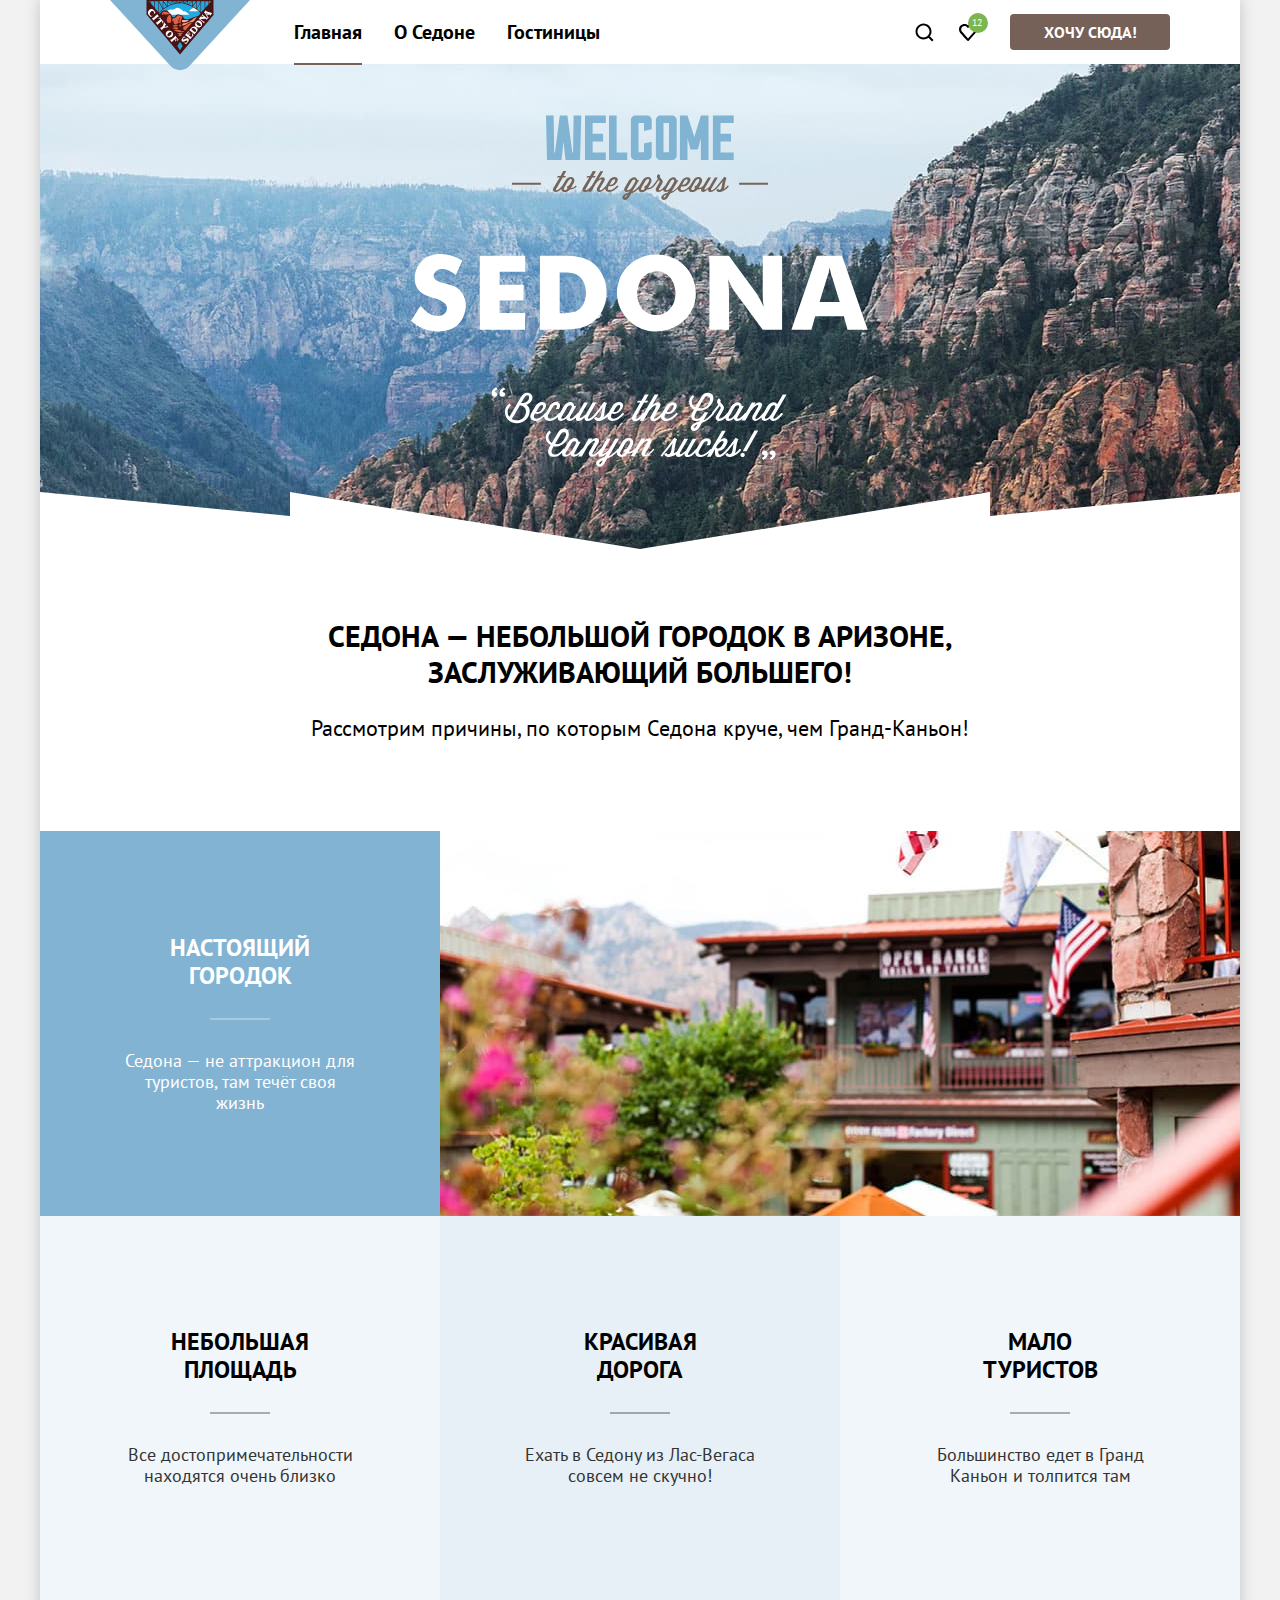
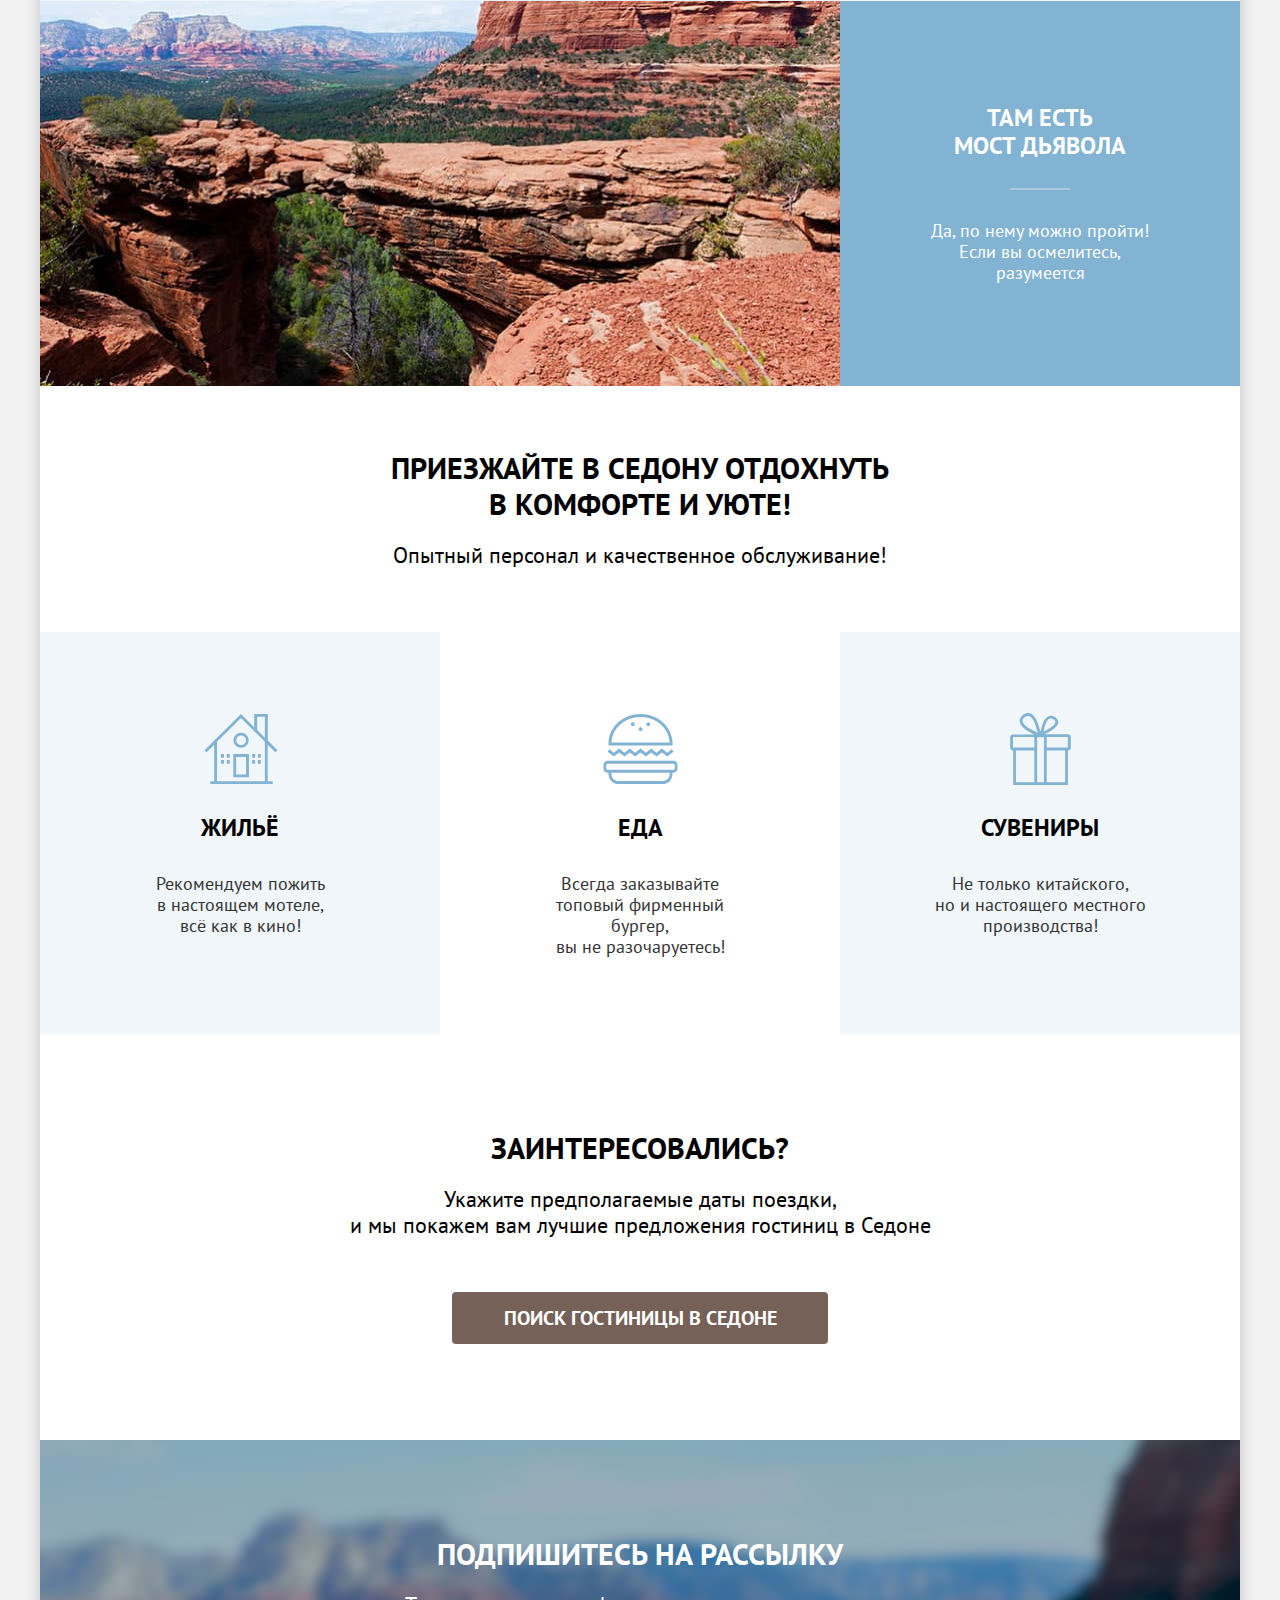
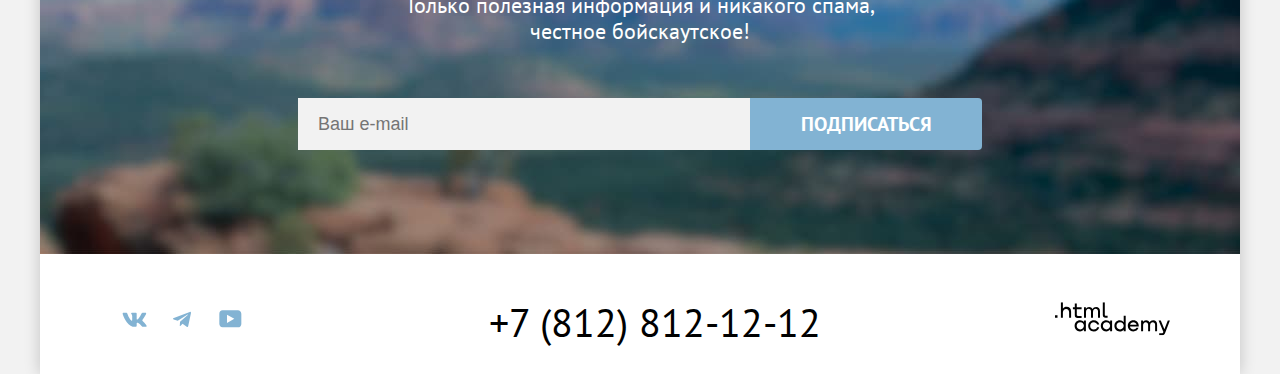
<file: index.html>
<!DOCTYPE html>
<html lang="ru">

  <head>
    <meta charset="utf-8">
    <title>HTML Academy: Седона</title>
    <link rel="stylesheet" href="styles/styles.css">
    <link rel="icon" type="image/x-icon" href="favicon.ico">
    <link rel="icon" type="image/png" sizes="32x32" href="images/icons/favicon.png">
  </head>

  <body>
    <div class="page-container">
      <header class="main-header" data-test="header">
        <div class="container">
          <nav class="navigation">
            <a class="logo" href="">
              <img class="logo-image" alt="Логотип города Седона" src="images/logo/logo.svg" width="140" height="70">
            </a>
            <ul class="nav-list">
              <li class="nav-item">
                <a class="nav-link nav-link-current" href="index.html">Главная</a>
              </li>
              <li class="nav-item">
                <a class="nav-link" href="#">О Седоне</a>
              </li>
              <li class="nav-item">
                <a class="nav-link " href="catalog.html">Гостиницы</a>
              </li>
            </ul>
            <ul class="nav-actions">
              <li class="nav-actions-item">
                <a class="nav-actions-link nav-actions-link-search" href="#">
                  <span class="visually-hidden">
                    Поиск.
                  </span>
                </a>
              </li>
              <li class="nav-actions-item">
                <a class="nav-actions-link nav-actions-link-favorite" href="#">
                  <span class="visually-hidden">
                    Избранное
                  </span>
                  <span class="number">12</span>
                </a>
              </li>
              <li class="nav-actions-item">
                <a class="button button-primary nav-button" href="#">Хочу сюда!</a>
              </li>
            </ul>
          </nav>
        </div>
      </header>
      <main class="main-container main-index" data-test="main">
        <section class="hero" data-test="hero">
          <h1 class="visually-hidden">Седона</h1>
          <img class="welcome-img" src="images/logo/welcome-logo.svg" width="458" height="352"
            alt="Welcome to the gorgeous Sedona because the Grand Canyon sucks!">
        </section>
        <section class="advantages" data-test="advantages">
          <header class="advantages-header">
            <h2 class="visually-hidden">Преимущества.</h2>
            <p class="subtitle-h2 subtitle-advantages">Седона — небольшой городок в Аризоне,<br>заслуживающий большего!
            </p>
            <p class="subtitle-description description-advantages">Рассмотрим причины, по которым Седона круче, чем
              Гранд-Каньон!</p>
          </header>
          <ul class="advantages-list">
            <li class="advantages-item advantages-item-wide">
              <div class="advantages-card advantages-card-primary">
                <h3 class="advantages-card-title advantages-card-title-white">Настоящий городок</h3>
                <p class="advantages-card-description advantages-card-description-white">Седона — не аттракцион для
                  туристов, там течёт своя жизнь</p>
              </div>
              <img class="advantages-img" src="images/town.jpg" alt="Вид на внутренний дворик города Седона на фоне гор"
                width="800" height="385">
            </li>
            <li class="advantages-item advantages-item-blue">
              <div class="advantages-card">
                <h3 class="advantages-card-title">Небольшая площадь</h3>
                <p class="advantages-card-description">Все достопримечательности находятся очень близко</p>
              </div>
            </li>
            <li class="advantages-item advantages-item-transparent">
              <div class="advantages-card">
                <h3 class="advantages-card-title">Красивая <br> дорога</h3>
                <p class="advantages-card-description">Ехать в Седону из Лас-Вегаса совсем не скучно!</p>
              </div>
            </li>
            <li class="advantages-item advantages-item-blue">
              <div class="advantages-card">
                <h3 class="advantages-card-title">Мало <br> туристов</h3>
                <p class="advantages-card-description">Большинство едет в Гранд Каньон и толпится там</p>
              </div>
            </li>
            <li class="advantages-item advantages-item-wide item-reverse">
              <img class="advantages-img" src="images/grand-canyon.jpg" alt="Красные горы с кустарниками" width="800"
                height="385">
              <div class="advantages-card advantages-card-primary">
                <h3 class="advantages-card-title advantages-card-title-white">Там есть <br> мост дьявола</h3>
                <p class="advantages-card-description advantages-card-description-white">Да, по нему можно пройти! Если
                  вы осмелитесь, разумеется</p>
              </div>
            </li>
          </ul>
        </section>
        <section class="recommends" data-test="service">
          <header class="recommends-header">
            <h2 class="visually-hidden">Рекомендации</h2>
            <p class="subtitle-h2 subtitle-recommends">Приезжайте в Седону отдохнуть<br> в комфорте и уюте!</p>
            <p class="subtitle-description description-recommends">Опытный персонал и качественное обслуживание!</p>
          </header>
          <ul class="recommends-list">
            <li class="recommends-item recommends-icon recommends-item-housing">
              <h3 class="recommends-title">Жильё</h3>
              <p class="recommends-text">Рекомендуем пожить <br> в настоящем мотеле,<br>всё как в кино!</p>
            </li>
            <li class="recommends-item recommends-icon recommends-item-burger">
              <h3 class="recommends-title">Еда</h3>
              <p class="recommends-text">Всегда заказывайте <br> топовый фирменный бургер,<br> вы не разочаруетесь!</p>
            </li>
            <li class="recommends-item recommends-icon recommends-item-gift">
              <h3 class="recommends-title">Сувениры</h3>
              <p class="recommends-text">Не только китайского,<br> но и настоящего местного<br> производства!</p>
            </li>
          </ul>
        </section>
        <section class="search" data-test="search">
          <h2 class="visually-hidden">Поиск гостиницы в Седоне</h2>
          <p class="subtitle-h2 subtitle-search">Заинтересовались?</p>
          <p class="subtitle-description description-search">Укажите предполагаемые даты поездки,<br> и мы покажем вам
            лучшие предложения гостиниц в Седоне</p>
          <a class="button button-primary button-search" href="catalog.html">Поиск гостиницы в Седоне</a>
        </section>
        <section class="subscribe" data-test="subscribe">
          <h2 class="visually-hidden">Подписка на рассылку.</h2>
          <p class="subtitle-h3">Подпишитесь на рассылку</p>
          <p class="subscribe-text">Только полезная информация и никакого спама,<br> честное бойскаутское!</p>
          <form class="subscribe-form" action="https://echo.htmlacademy.ru/" method="post">
            <label class="visually-hidden" for="subscribe-email">E-mail</label>
            <input class="field input" placeholder="Ваш e-mail" type="email" name="subscribe-email" id="subscribe-email"
              required>
            <button class="button button-secondary subscribe-button" type="submit">Подписаться</button>
          </form>
        </section>
      </main>
      <footer class="page-footer" data-test="footer">
        <div class="container">
          <ul class="social-list">
            <li class="social-item">
              <a class="social-link" href="https://vk.com/htmlacademy" rel="noreferrer noopener" target="_blank">
                <span class="visually-hidden">В контакте</span>
                <svg class="footer-icon" aria-hidden="true" focusable="false" width="25" height="15" viewBox="0 0 25 15"
                  xmlns="http://www.w3.org/2000/svg" role="img" aria-label="Логотип вконтакте">
                  <path fill-rule="evenodd" clip-rule="evenodd"
                    d="M24.116 1.804c.166-.546 0-.948-.795-.948h-2.625c-.668 0-.976.347-1.143.73 0 0-1.335 3.196-3.226 5.272-.612.602-.89.793-1.224.793-.167 0-.418-.19-.418-.738V1.804c0-.656-.184-.948-.74-.948H9.817c-.417 0-.668.304-.668.593 0 .621.946.765 1.043 2.513V7.76c0 .833-.153.984-.487.984-.89 0-3.055-3.21-4.34-6.885-.249-.715-.5-1.003-1.172-1.003H1.566c-.75 0-.9.347-.9.73 0 .682.89 4.07 4.145 8.551 2.17 3.06 5.225 4.72 8.008 4.72 1.67 0 1.875-.369 1.875-1.004V11.54c0-.737.158-.884.687-.884.39 0 1.057.192 2.615 1.667 1.78 1.75 2.073 2.533 3.075 2.533h2.625c.75 0 1.126-.368.91-1.096-.238-.724-1.088-1.775-2.215-3.022-.612-.71-1.53-1.475-1.809-1.858-.389-.49-.278-.71 0-1.147 0 0 3.2-4.426 3.533-5.929h.001Z" />
                </svg>
              </a>
            </li>
            <li class="social-item">
              <a class="social-link" href="https://t.me/htmlacademy" rel="noreferrer noopener" target="_blank">
                <span class="visually-hidden">Телеграмм</span>
                <svg class="footer-icon" aria-hidden="true" focusable="false" width="18" height="16" viewBox="0 0 18 16"
                  xmlns="http://www.w3.org/2000/svg" role="img" aria-label="Логотип телеграмм">
                  <path
                    d="M16.785.956.84 7.104C-.248 7.541-.24 8.148.64 8.42l4.094 1.277 9.472-5.976c.448-.272.857-.126.52.173l-7.673 6.925H7.05l.002.001-.283 4.22c.414 0 .597-.19.829-.414l1.988-1.934 4.136 3.055c.762.42 1.31.205 1.5-.706l2.715-12.795c.278-1.114-.425-1.618-1.153-1.29Z" />
                </svg>
              </a>
            </li>
            <li class="-social-item">
              <a class="social-link" href="https://www.youtube.com/user/htmlacademyru" rel="noreferrer noopener" target="_blank">
                <span class="visually-hidden">Youtube</span>
                <svg class="footer-icon" aria-hidden="true" focusable="false" width="23" height="18" viewBox="0 0 23 18"
                  xmlns="http://www.w3.org/2000/svg" role="img" aria-label="Логотип ютуб">
                  <path
                    d="M18.94.356H3.507C1.647.356.333 1.95.333 3.756V13.85c0 1.913 1.314 3.506 3.174 3.506H19.16c1.642 0 3.174-1.593 3.174-3.4v-10.2c-.219-1.806-1.532-3.4-3.393-3.4ZM7.995 12.894V4.819l7.333 4.037-7.333 4.038Z" />
                </svg>
              </a>
            </li>
          </ul>
          <a class="about-phone" href="tel:+78121212">+7 (812) 812-12-12</a>
          <a class="footer-copyright" href="https://htmlacademy.ru" rel="noreferrer noopener" target="_blank">
            <svg class="copyright" aria-hidden="true" focusable="false" width="115" height="34" viewBox="0 0 115 34" xmlns="http://www.w3.org/2000/svg" role="img" aria-label="Логотип разработчика сайта"><g clip-path="url(#a)" ><path d="M0 13.256v2.6h2.5v-2.6H0ZM11.6 4.856c-1.6 0-2.8.7-3.6 1.7h-.1v-6.2h-2v15.5h2v-5.3c0-2.1 1.3-3.6 3.3-3.6 1.8 0 2.9 1.4 2.9 3.2v5.7h2v-6.1c.1-3-1.8-4.9-4.5-4.9ZM26.6 5.156h-4.8v-3.7h-2v3.8h-1.9v2h1.9v6c0 1.7 1 2.7 2.7 2.7h4.1v-2h-3.7c-.7 0-1.1-.4-1.1-1.1v-5.7h4.8v-2ZM41.1 4.956c-1.6 0-2.9.8-3.5 2.1h-.1c-.6-1.2-1.8-2.1-3.4-2.1-1.4 0-2.5.8-3.1 1.8h-.1v-1.6H29v10.6h2v-5.4c0-2 1-3.5 2.6-3.5 1.5 0 2.4 1 2.4 2.6v6.3h2v-5.6c0-2.4 1.4-3.3 2.6-3.3 1.5 0 2.4 1 2.4 2.6v6.3h2v-6.5c.1-2.5-1.4-4.3-3.9-4.3ZM47.8 13.056c0 1.7 1 2.7 2.8 2.7h2v-2h-1.7c-.7 0-1.1-.4-1.1-1.1V.356h-2v12.7ZM28.9 20.056c-.9-1.1-2.2-1.8-3.9-1.8-3.1 0-5.4 2.3-5.4 5.6s2.3 5.6 5.4 5.6c1.8 0 3-.8 3.8-1.9h.1v1.6h2v-10.6h-2v1.5Zm-3.6 7.4c-2.2 0-3.6-1.6-3.6-3.6s1.4-3.6 3.6-3.6 3.6 1.6 3.6 3.6c0 1.9-1.4 3.6-3.6 3.6ZM44.2 22.356c-.5-2.4-2.6-4.1-5.4-4.1-3.4 0-5.6 2.5-5.6 5.6 0 3.1 2.2 5.6 5.6 5.6 2.8 0 4.9-1.8 5.4-4.2h-2.1c-.4 1.3-1.7 2.3-3.3 2.3-2.2 0-3.6-1.6-3.6-3.6s1.4-3.6 3.6-3.6c1.6 0 2.8 1 3.3 2.2h2.1v-.2ZM55.1 20.056c-.9-1.1-2.2-1.8-3.9-1.8-3.1 0-5.4 2.3-5.4 5.6s2.3 5.6 5.4 5.6c1.8 0 3-.8 3.8-1.9h.1v1.6h2v-10.6h-2v1.5Zm-3.6 7.4c-2.2 0-3.6-1.6-3.6-3.6s1.4-3.6 3.6-3.6 3.6 1.6 3.6 3.6c0 1.9-1.5 3.6-3.6 3.6ZM68.7 20.156c-.9-1.1-2.2-1.9-3.9-1.9-3.1 0-5.4 2.3-5.4 5.6s2.2 5.6 5.4 5.6c1.7 0 3-.8 3.8-1.8h.1v1.5h2v-15.4h-2v6.4Zm-3.6 7.3c-2.2 0-3.6-1.6-3.6-3.6s1.4-3.6 3.6-3.6 3.6 1.6 3.6 3.6c-.1 2-1.5 3.6-3.6 3.6ZM78.3 18.256c-3.3 0-5.5 2.5-5.5 5.6 0 3 2.1 5.6 5.5 5.6 2.5 0 4.5-1.3 5.2-3.6h-2.1c-.5 1-1.6 1.6-3 1.6-1.9 0-3.3-1.3-3.4-2.9h8.8c.2-3.6-2-6.3-5.5-6.3Zm0 1.9c1.7 0 3 1 3.3 2.6h-6.5c.3-1.5 1.5-2.6 3.2-2.6ZM98.2 18.256c-1.6 0-2.9.8-3.6 2h-.1c-.6-1.2-1.8-2-3.4-2-1.4 0-2.5.7-3.1 1.8v-1.5h-1.9v10.6h2v-5.4c0-2 1-3.4 2.6-3.5 1.5 0 2.4 1 2.4 2.6v6.3h2v-5.6c0-2.4 1.4-3.3 2.6-3.3 1.5 0 2.4 1 2.4 2.6v6.3h2v-6.5c.1-2.6-1.4-4.4-3.9-4.4ZM109.4 27.356l-3.6-8.9h-2.2l4.8 11.6c-.3.9-.7 1.2-1.7 1.2h-2.5v2h2.5c1.8 0 2.8-.8 3.5-2.6l4.7-12.2h-2.1l-3.4 8.9Z"/></g><defs><clipPath id="a"><path fill="#fff" transform="translate(0 .356)" d="M0 0h115v33H0z"/></clipPath></defs></svg>
          </a>
        </div>
      </footer>
      <!--Модальное окно-->

      <div class="modal-container modal-form-closed" data-test="modal">
        <div class="modal modal-select-dates">
          <button class="modal-close-button" type="button">
            <span class="visually-hidden">Закрыть</span>
            <svg class="close-button" aria-hidden="true" focusable="false" width="15" height="15"
              xmlns="http://www.w3.org/2000/svg">
              <path
                d="M14.49 1.783 13.199.49 7.491 6.198 1.783.49.491 1.783 6.198 7.49.491 13.198l1.292 1.293 5.708-5.708 5.707 5.708 1.293-1.293L8.783 7.49l5.708-5.707Z" />
            </svg>
          </button>
          <section class="modal-content">
            <h2 class="modal-title">Поиск гостиницы в Седоне</h2>
            <form id="select-dates-form" class="select-dates-form" action="https://echo.htmlacademy.ru/" method="post">
              <div class="field-group">
                <label class="form-label" for="check-in-date">Дата заезда:</label>
                <div class="field-group-content">
                  <input class="input-form input-field input" type="text" id="check-in-date" name="check-in-date"
                    value="27 апреля 2020" placeholder="Укажите дату" required>
                  <p class="form-label-secondary">Мы не можем отправить вас в прошлое.</p>
                </div>
              </div>
              <div class="field-group">
                <label class="form-label" for="check-out-date">Дата выезда:</label>
                <div class="field-group-content">
                  <input class="input-form input-field input" type="text" id="check-out-date" name="check-out-date"
                    value="1 сентября 2021" placeholder="Укажите дату" required>
                  <p class="form-label-secondary label-info">На эти даты есть свободные номера. Пока есть.</p>
                </div>
              </div>
              <div class="field-group">
                <div class="field-group-item">
                  <label class="form-label" for="select-form-dates-adults">Взрослые:</label>
                  <div class="counter counter-secondary">
                    <button class="counter-button button-minus" type="button">
                      <span class="visually-hidden">-</span>
                      <svg aria-hidden="true" focusable="false" width="14" height="2"
                        xmlns="http://www.w3.org/2000/svg">
                        <path d="M0 0v2h14V0H0Z" />
                      </svg>
                    </button>
                    <input class="select-guests-form input" type="number" id="select-form-dates-adults" name="adults"
                      value="2" required>
                    <button class="counter-button button-plus" type="button">
                      <span class="visually-hidden">+</span>
                      <svg aria-hidden="true" focusable="false" width="14" height="14"
                        xmlns="http://www.w3.org/2000/svg">
                        <path d="M14 6H8V0H6v6H0v2h6v6h2V8h6V6Z" />
                      </svg>
                    </button>
                  </div>
                </div>
                <div class="field-group-item">
                  <label class="form-label label" for="select-form-dates-children"><span>Дети:</span>
                    </label>
                    <div class="tooltip">
                      <button class="tooltip-toggle" type="button" aria-labelledby="tooltip-label-number">
                      </button>
                      <span class="tooltip-text" role="tooltip" id="tooltip-label-number">Укажите количество детей,
                        которые будут с вами, возраст которых от 6 до 18 лет. Дети до 6 лет размещаются бесплатно.
                      </span>
                    </div>
                  <div class="counter">
                    <button class="counter-button button-minus" type="button">
                      <span class="visually-hidden">-</span>
                      <svg aria-hidden="true" focusable="false" width="14" height="2"
                        xmlns="http://www.w3.org/2000/svg">
                        <path d="M0 0v2h14V0H0Z" />
                      </svg>
                    </button>
                    <input class="select-guests-form input" type="number" id="select-form-dates-children" name="children"
                      value="2" required>
                    <button class="counter-button button-plus" type="button">
                      <span class="visually-hidden">+</span>
                      <svg aria-hidden="true" focusable="false" width="14" height="14"
                        xmlns="http://www.w3.org/2000/svg">
                        <path d="M14 6H8V0H6v6H0v2h6v6h2V8h6V6Z" />
                      </svg>
                    </button>
                  </div>
                </div>
              </div>
              <button class="button button-search-big" type="submit">Найти</button>
            </form>
          </section>
        </div>
      </div>
    </div>
  </body>
</html>
</file>
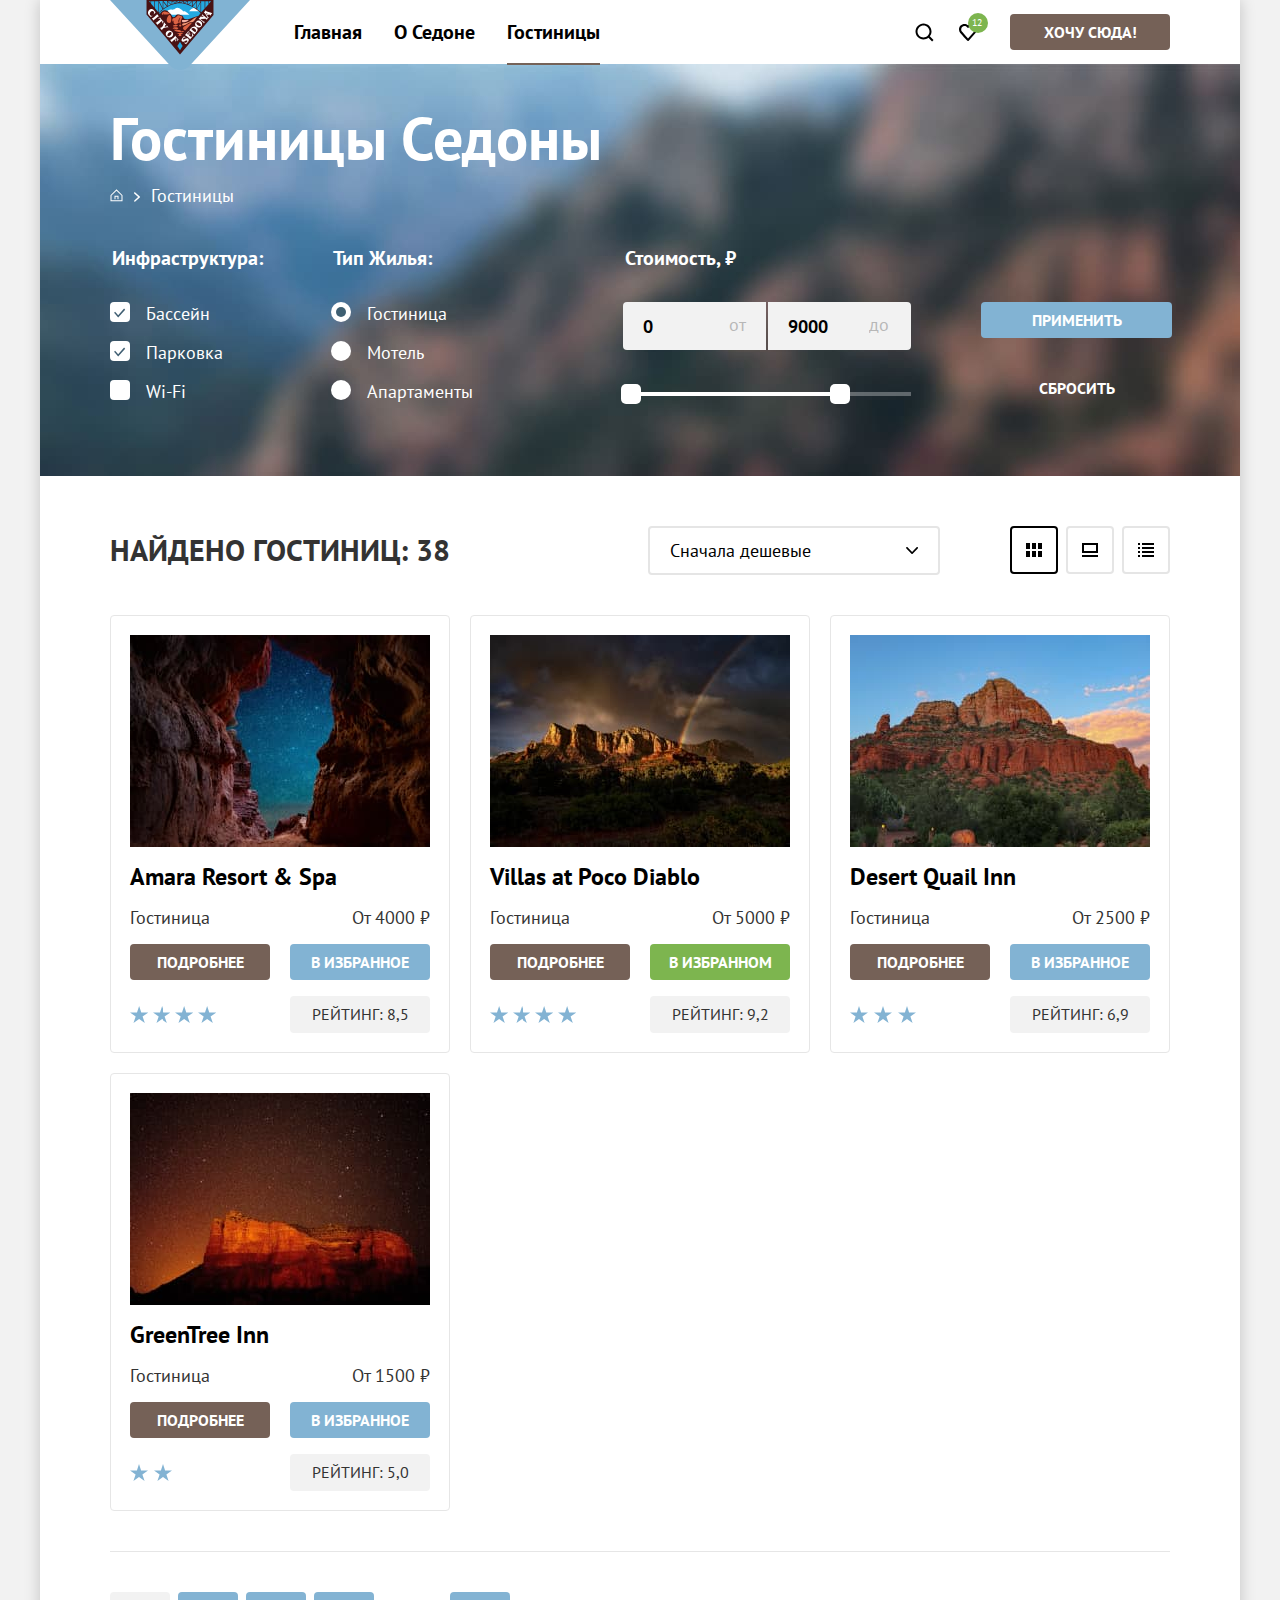
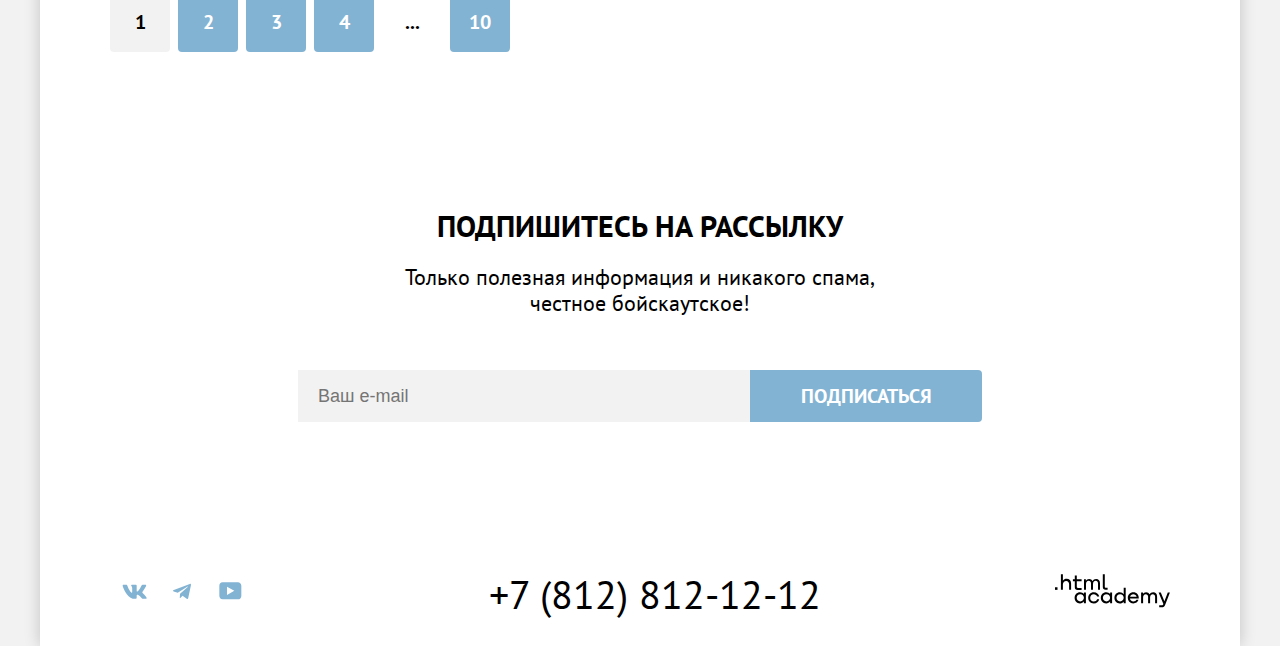
<file: catalog.html>
<!DOCTYPE html>
<html lang="ru">

  <head>
    <meta charset="utf-8">
    <title>Каталог</title>
    <link rel="stylesheet" href="styles/styles.css">
    <link rel="icon" type="image/x-icon" href="favicon.ico">
    <link rel="icon" type="image/png" sizes="32x32" href="images/icons/favicon.png">
  </head>

  <body>
    <div class="page-container">
      <header class="main-header" data-test="header">
        <div class="container">
          <nav class="navigation">
            <a class="logo" href="index.html">
              <img class="logo-image" alt="Логотип города Седона" src="images/logo/logo.svg" width="140" height="70">
            </a>
            <ul class="nav-list">
              <li class="nav-item">
                <a class="nav-link" href="index.html">Главная</a>
              </li>
              <li class="nav-item">
                <a class="nav-link" href="#">О Седоне</a>
              </li>
              <li class="nav-item">
                <a class="nav-link nav-link-current" href="catalog.html">Гостиницы</a>
              </li>
            </ul>
            <ul class="nav-actions">
              <li class="nav-item">
                <a class="nav-actions-link nav-actions-link-search" href="#">
                  <span class="visually-hidden">
                    Поиск
                  </span>
                </a>
              </li>
              <li class="nav-item">
                <a class="nav-actions-link nav-actions-link-favorite" href="#">
                  <span class="visually-hidden">
                    Избранное
                  </span>
                  <span class="number">12</span>
                </a>
              </li>
              <li class="nav-item">
                <a class="button button-primary nav-button" href="#">Хочу сюда!</a>
              </li>
            </ul>
          </nav>
        </div>
      </header>

      <!--Основное-->

      <main class="main-container main-inner" data-test="main">
        <header class="inner-header">
          <div class="container">
            <h1 class="inner-header-title">Гостиницы Седоны</h1>
            <ul class="breadcrumbs">
              <li class="breadcrumbs-item">
                <a class="breadcrumbs-link" href="index.html">
                  <span class="visually-hidden">Главная</span>
                  <svg class="breadcrumbs-link-home" aria-hidden="true" focusable="false" width="13" height="13" viewBox="0 0 13 13" fill="none" xmlns="http://www.w3.org/2000/svg">
                    <path d="M6.5 0.356445L0.5 6.1565V12.3565H12.5V6.1565L6.5 0.356445ZM11.5 11.3565H1.5V6.5565L6.5 1.75645L11.5 6.5565V11.3565Z" fill="CurrentColor" />
                    <path d="M4.5 10.3565H5.5V7.8565H7.5V10.3565H8.5V6.8565H4.5V10.3565Z" fill="CurrentColor" />
                  </svg>
                </a>
              </li>
              <li class="breadcrumbs-item">
                <a class="breadcrumbs-link" href="#">Гостиницы</a>
              </li>
            </ul>
            <div class="catalog-filter" data-test="filter">
              <form class="filter" action="https://echo.htmlacademy.ru/" method="get">
                <fieldset class="filter-group">
                  <legend class="filter-title-h2">Инфраструктура:</legend>
                  <ul class="filter-list">
                    <li class="filter-item">
                      <label class="checkbox">
                        <input class="visually-hidden checkbox-input" type="checkbox" name="pool" checked>
                        <span class="control-mark"></span>
                        <span class="checkbox-label">Бассейн</span>
                      </label>
                    </li>
                    <li class="filter-item">
                      <label class="checkbox">
                        <input class="visually-hidden checkbox-input" type="checkbox" name="parking" checked>
                        <span class="control-mark"></span>
                        <span class="checkbox-label">Парковка</span>
                      </label>
                    </li>
                    <li class="filter-item">
                      <label class="checkbox">
                        <input class="visually-hidden checkbox-input" type="checkbox" name="Wi-Fi">
                        <span class="control-mark"></span>
                        <span class="checkbox-label">Wi-Fi</span>
                      </label>
                    </li>
                  </ul>
                </fieldset>
                <fieldset class="filter-group filter-group-secondary">
                  <legend class="filter-title-h2">Тип жилья:</legend>
                  <ul class="filter-list">
                    <li class="filter-item">
                      <label class="radio">
                        <input class=" visually-hidden radio-input" type="radio" name="hausing-type" value="hotel"
                          checked>
                        <span class="control-mark"></span>
                        <span class="radio-label">Гостиница</span>
                      </label>
                    </li>
                    <li class="filter-item">
                      <label class="radio">
                        <input class="visually-hidden radio-input" type="radio" name="hausing-type" value="motel">
                        <span class="control-mark"></span>
                        <span class="radio-label">Мотель</span>
                      </label>
                    <li class="filter-item">
                      <label class="radio">
                        <input class=" visually-hidden radio-input" type="radio" name="hausing-type" value="apartments">
                        <span class="control-mark"></span>
                        <span class="radio-label">Апартаменты</span>
                      </label>
                  </ul>
                </fieldset>
                <fieldset class="catalog-filter-group">
                  <legend class="filter-title-h2">Стоимость, ₽</legend>
                  <div class="filter-range">
                    <label class="filter-range-control">
                      <input class="range-input input" type="text" name="min-interval" value="0" placeholder="0">
                      <span class="min-interval">от</span>
                    </label>
                    <label class="filter-range-control">
                      <input class="range-input range-input-secondary input" type="text" name="max-interval" value="9000"
                        placeholder="9000">
                      <span class="max-interval">до</span>
                    </label>
                  </div>
                  <div class="range-scale">
                    <button class="filter-range-toggle toggle-min" type="button">
                      <span class="visually-hidden">Упраление нижней границей стоимости.</span>
                    </button>
                    <button class="filter-range-toggle toggle-max" type="button">
                      <span class="visually-hidden">Упраление верхней границей стоимости.</span>
                    </button>
                    <div class="range-bar"></div>
                  </div>
                </fieldset>
                <div class="filter-buttons">
                  <button class="button button-secondary button-submit" type="submit">Применить</button>
                  <button class="button button-reset" type="reset">Сбросить</button>
                </div>
              </form>
            </div>
          </div>
        </header>
        <section class="catalog" data-test="catalog">
          <div class="container">
            <header class="catalog-header">
              <h2 class="catalog-title">Найдено гостиниц: <span>38</span></h2>
              <select class="select-control" aria-label="Сортировка">
                <option value="cheap">Сначала дешевые </option>
                <option value="popular">Сначала популярные </option>
                <option value="expensive">Сначала дорогие</option>
              </select>
              <div class="sorting-container">
                <a class="button-view button-view-current" href="#">
                  <svg class="sorting-cards" aria-hidden="true" focusable="false" width="16" height="14"
                    viewBox="0 0 16 14" fill="none" xmlns="http://www.w3.org/2000/svg">
                    <g clip-path="url(#a)" fill="#000">
                      <path d="M4 0H0v6h4V0ZM16 0h-4v6h4V0ZM10 0H6v6h4V0ZM4 8H0v6h4V8ZM16 8h-4v6h4V8ZM10 8H6v6h4V8Z" />
                    </g>
                    <defs>
                      <clipPath id="a">
                        <path fill="#fff" d="M0 0h16v14H0z" />
                      </clipPath>
                    </defs>
                  </svg>
                  <span class="visually-hidden">Показать плиткой.</span>
                </a>
                <a class="button-view" href="#">
                  <svg class="sorting-cards" aria-hidden="true" focusable="false" width="16" height="14"
                    viewBox="0 0 16 14" fill="none" xmlns="http://www.w3.org/2000/svg">
                    <path d="M16 12H0v2h16v-2ZM14 2v6H2V2h12Zm2-2H0v10h16V0Z" fill="#000" />
                  </svg>
                  <span class="visually-hidden">Показать карточками.</span>
                </a>
                <a class="button-view" href="#">
                  <svg class="sorting-cards" aria-hidden="true" focusable="false" width="16" height="14"
                    viewBox="0 0 16 14" fill="none" xmlns="http://www.w3.org/2000/svg">
                    <g clip-path="url(#a)" fill="#000">
                      <path
                        d="M2 0H0v2h2V0ZM16 0H4v2h12V0ZM2 4H0v2h2V4ZM16 4H4v2h12V4ZM2 8H0v2h2V8ZM16 8H4v2h12V8ZM2 12H0v2h2v-2ZM16 12H4v2h12v-2Z" />
                    </g>
                    <defs>
                      <clipPath>
                        <path fill="#fff" d="M0 0h16v14H0z" />
                      </clipPath>
                    </defs>
                  </svg>
                  <span class="visually-hidden">Показать списком.</span>
                </a>
              </div>
            </header>
            <ul class="catalog-list">
              <li class="catalog-item">
                <div class="product-card">
                  <a class="product-card-link" href="#">
                    <img class="card-img" src="images/catalog/catalog-1.jpg" width="300" height="212"
                      alt="Звездное небо в расщелине горы">
                  </a>
                  <a class="product-card-title-link" href="#">
                    <h3 class="card-title">Amara Resort & Spa</h3>
                  </a>
                  <p class="product-card-text">Гостиница</p>
                  <p class="product-card-text-price">От<span> 4000 </span> ₽ </p>
                  <a class="button button-primary card-button" href="#">Подробнее</a>
                  <button class="button button-secondary card-button-next" type="button">В избранное</button>
                  <p class="product-card-stars star-4"></p>
                  <span class="visually-hidden">4 звезды.</span>
                  <p class="hotel-rating">Рейтинг: 8,5</p>
                </div>
              </li>
              <li class="catalog-item">
                <div class="product-card">
                  <a class="product-card-link" href="#">
                    <img class="card-img" src="images/catalog/catalog-2.jpg" width="300" height="212"
                      alt="Радуга над горным хребтом">
                  </a>
                  <a class="product-card-title-link" href="#">
                    <h3 class="card-title">Villas at Poco Diablo</h3>
                  </a>
                  <p class="product-card-text">Гостиница</p>
                  <p class="product-card-text-price">От<span> 5000 </span> ₽ </p>
                  <a class="button button-primary card-button" href="#">Подробнее</a>
                  <button class="button button-secondary card-button-next card-button-favorite" type="button">В избранном</button>
                  <p class="product-card-stars star-4"></p>
                  <span class="visually-hidden">4 звезды.</span>
                  <p class="hotel-rating">Рейтинг: 9,2</p>
                </div>
              </li>
              <li class="catalog-item">
                <div class="product-card">
                  <a class="product-card-link" href="#">
                    <img class="card-img" src="images/catalog/catalog-3.jpg" width="300" height="212"
                      alt="Горы на фоне голубого чистого неба и кустарниками внизу">
                  </a>
                  <a class="product-card-title-link" href="#">
                    <h3 class="card-title">Desert Quail Inn</h3>
                  </a>
                  <p class="product-card-text">Гостиница</p>
                  <p class="product-card-text-price">От<span> 2500 </span> ₽ </p>
                  <a class="button button-primary card-button" href="#">Подробнее</a>
                  <button class="button button-secondary card-button-next" type="button">В избранное</button>
                  <p class="product-card-stars star-3"></p>
                  <span class="visually-hidden">3 звезды.</span>
                  <p class="hotel-rating">Рейтинг: 6,9</p>
                </div>
              </li>
              <li class="catalog-item">
                <div class="product-card">
                  <a class="product-card-link" href="#">
                    <img class="card-img" src="images/catalog/catalog-4.jpg" width="300" height="212"
                      alt="Горы на фоне ночного звездного неба">
                  </a>
                  <a class="product-card-title-link" href="#">
                    <h3 class="card-title">GreenTree Inn</h3>
                  </a>
                  <p class="product-card-text">Гостиница</p>
                  <p class="product-card-text-price">От<span> 1500 </span> ₽ </p>
                  <a class="button button-primary card-button" href="#">Подробнее</a>
                  <button class="button button-secondary card-button-next" type="button">В избранное</button>
                  <p class="product-card-stars star-2"></p>
                  <span class="visually-hidden">2 звезды.</span>
                  <p class="hotel-rating">Рейтинг: 5,0</p>
                </div>
              </li>
            </ul>
            <ul class="pagination">
              <li class="pagination-item">
                <a class="pagination-link pagination-current">1</a>
              </li>
              <li class="pagination-item">
                <a class="pagination-link" href="#">2</a>
              </li>
              <li class="pagination-item">
                <a class="pagination-link" href="#">3</a>
              </li>
              <li class="pagination-item">
                <a class="pagination-link" href="#">4</a>
              </li>
              <li class="pagination-item">
                <a class="pagination-link pagination-link-clear" href="#">...</a>
              </li>
              <li class="pagination-item">
                <a class="pagination-link" href="#">10</a>
              </li>
            </ul>
          </div>
        </section>

        <!--Подписка-->

        <section class="subscribe subscribe-secondary" data-test="subscribe">
          <h2 class="visually-hidden">Подписка на рассылку.</h2>
          <p class="subtitle-h3">Подпишитесь на рассылку</p>
          <p class="subscribe-text">Только полезная информация и никакого спама,<br> честное бойскаутское!</p>
          <form class="subscribe-form" action="https://echo.htmlacademy.ru/" method="post">
            <label class="visually-hidden" for="subscribe-email">E-mail</label>
            <input class="field input" placeholder="Ваш e-mail" type="email" name="subscribe-email" id="subscribe-email"
              required>
            <button class="button button-secondary subscribe-button" type="submit">Подписаться</button>
          </form>
        </section>
      </main>

      <!--Подвал-->

      <footer class="page-footer" data-test="footer">
        <div class="container">
          <ul class="social-list">
            <li class="social-item">
              <a class="social-link" href="https://vk.com/htmlacademy" rel="noreferrer noopener" target="_blank">
                <span class="visually-hidden">В контакте.</span>
                <svg class="footer-icon" aria-hidden="true" focusable="false" width="25" height="15" viewBox="0 0 25 15"
                  xmlns="http://www.w3.org/2000/svg" role="img" aria-label="Логотип вконтакте" >
                  <path fill-rule="evenodd" clip-rule="evenodd"
                    d="M24.116 1.804c.166-.546 0-.948-.795-.948h-2.625c-.668 0-.976.347-1.143.73 0 0-1.335 3.196-3.226 5.272-.612.602-.89.793-1.224.793-.167 0-.418-.19-.418-.738V1.804c0-.656-.184-.948-.74-.948H9.817c-.417 0-.668.304-.668.593 0 .621.946.765 1.043 2.513V7.76c0 .833-.153.984-.487.984-.89 0-3.055-3.21-4.34-6.885-.249-.715-.5-1.003-1.172-1.003H1.566c-.75 0-.9.347-.9.73 0 .682.89 4.07 4.145 8.551 2.17 3.06 5.225 4.72 8.008 4.72 1.67 0 1.875-.369 1.875-1.004V11.54c0-.737.158-.884.687-.884.39 0 1.057.192 2.615 1.667 1.78 1.75 2.073 2.533 3.075 2.533h2.625c.75 0 1.126-.368.91-1.096-.238-.724-1.088-1.775-2.215-3.022-.612-.71-1.53-1.475-1.809-1.858-.389-.49-.278-.71 0-1.147 0 0 3.2-4.426 3.533-5.929h.001Z" />
                </svg>
              </a>
            </li>
            <li class="social-item">
              <a class="social-link" href="https://t.me/htmlacademy" rel="noreferrer noopener" target="_blank">
                <span class="visually-hidden">Телеграмм.</span>
                <svg class="footer-icon" aria-hidden="true" focusable="false" width="18" height="16" viewBox="0 0 18 16"
                  xmlns="http://www.w3.org/2000/svg" role="img" aria-label="Логотип телеграмм">
                  <path
                    d="M16.785.956.84 7.104C-.248 7.541-.24 8.148.64 8.42l4.094 1.277 9.472-5.976c.448-.272.857-.126.52.173l-7.673 6.925H7.05l.002.001-.283 4.22c.414 0 .597-.19.829-.414l1.988-1.934 4.136 3.055c.762.42 1.31.205 1.5-.706l2.715-12.795c.278-1.114-.425-1.618-1.153-1.29Z" />
                </svg>
              </a>
            </li>
            <li class="social-item">
              <a class="social-link" href="https://www.youtube.com/user/htmlacademyru" rel="noreferrer noopener" target="_blank">
                <span class="visually-hidden">Youtube.</span>
                <svg class="footer-icon" aria-hidden="true" focusable="false" width="23" height="18" viewBox="0 0 23 18"
                  xmlns="http://www.w3.org/2000/svg" role="img" aria-label="Логотип ютуб">
                  <path
                    d="M18.94.356H3.507C1.647.356.333 1.95.333 3.756V13.85c0 1.913 1.314 3.506 3.174 3.506H19.16c1.642 0 3.174-1.593 3.174-3.4v-10.2c-.219-1.806-1.532-3.4-3.393-3.4ZM7.995 12.894V4.819l7.333 4.037-7.333 4.038Z" />
                </svg>
              </a>
            </li>
          </ul>
          <a class="about-phone" href="tel:+78128121212">+7 (812) 812-12-12</a>
          <a class="footer-copyright" href="https://htmlacademy.ru" rel="noreferrer noopener" target="_blank">
            <svg class="copyright" aria-hidden="true" focusable="false" width="115" height="34" viewBox="0 0 115 34"
              xmlns="http://www.w3.org/2000/svg" role="img" aria-label="Логотип разработчика сайта">
              <path d="M0 13.2564V15.8564H2.5V13.2564H0Z" />
              <path
                d="M11.6 4.85645C10 4.85645 8.8 5.55645 8 6.55645H7.9V0.356445H5.9V15.8564H7.9V10.5564C7.9 8.45645 9.2 6.95645 11.2 6.95645C13 6.95645 14.1 8.35645 14.1 10.1564V15.8564H16.1V9.75644C16.2 6.75644 14.3 4.85645 11.6 4.85645Z"
               />
              <path
                d="M26.6 5.15645H21.8V1.45645H19.8V5.25645H17.9V7.25645H19.8V13.2564C19.8 14.9564 20.8 15.9564 22.5 15.9564H26.6V13.9564H22.9C22.2 13.9564 21.8 13.5564 21.8 12.8564V7.15645H26.6V5.15645Z" />
              <path
                d="M41.1 4.95645C39.5 4.95645 38.2 5.75645 37.6 7.05645H37.5C36.9 5.85645 35.7 4.95645 34.1 4.95645C32.7 4.95645 31.6 5.75645 31 6.75645H30.9V5.15645H29V15.7564H31V10.3564C31 8.35645 32 6.85645 33.6 6.85645C35.1 6.85645 36 7.85645 36 9.45645V15.7564H38V10.1564C38 7.75645 39.4 6.85645 40.6 6.85645C42.1 6.85645 43 7.85645 43 9.45645V15.7564H45V9.25644C45.1 6.75644 43.6 4.95645 41.1 4.95645Z" />
              <path
                d="M47.8 13.0564C47.8 14.7564 48.8 15.7564 50.6 15.7564H52.6V13.7564H50.9C50.2 13.7564 49.8 13.3564 49.8 12.6564V0.356445H47.8V13.0564Z" />
              <path
                d="M28.9 20.0564C28 18.9564 26.7 18.2564 25 18.2564C21.9 18.2564 19.6 20.5564 19.6 23.8564C19.6 27.1564 21.9 29.4564 25 29.4564C26.8 29.4564 28 28.6564 28.8 27.5564H28.9V29.1564H30.9V18.5564H28.9V20.0564ZM25.3 27.4564C23.1 27.4564 21.7 25.8564 21.7 23.8564C21.7 21.8564 23.1 20.2564 25.3 20.2564C27.5 20.2564 28.9 21.8564 28.9 23.8564C28.9 25.7564 27.5 27.4564 25.3 27.4564Z" />
              <path
                d="M44.2 22.3564C43.7 19.9564 41.6 18.2564 38.8 18.2564C35.4 18.2564 33.2 20.7564 33.2 23.8564C33.2 26.9564 35.4 29.4564 38.8 29.4564C41.6 29.4564 43.7 27.6564 44.2 25.2564H42.1C41.7 26.5564 40.4 27.5564 38.8 27.5564C36.6 27.5564 35.2 25.9564 35.2 23.9564C35.2 21.9564 36.6 20.3564 38.8 20.3564C40.4 20.3564 41.6 21.3564 42.1 22.5564H44.2V22.3564Z" />
              <path
                d="M55.1 20.0564C54.2 18.9564 52.9 18.2564 51.2 18.2564C48.1 18.2564 45.8 20.5564 45.8 23.8564C45.8 27.1564 48.1 29.4564 51.2 29.4564C53 29.4564 54.2 28.6564 55 27.5564H55.1V29.1564H57.1V18.5564H55.1V20.0564ZM51.5 27.4564C49.3 27.4564 47.9 25.8564 47.9 23.8564C47.9 21.8564 49.3 20.2564 51.5 20.2564C53.7 20.2564 55.1 21.8564 55.1 23.8564C55.1 25.7564 53.6 27.4564 51.5 27.4564Z" />
              <path
                d="M68.7 20.1564C67.8 19.0564 66.5 18.2564 64.8 18.2564C61.7 18.2564 59.4 20.5564 59.4 23.8564C59.4 27.1564 61.6 29.4564 64.8 29.4564C66.5 29.4564 67.8 28.6564 68.6 27.6564H68.7V29.1564H70.7V13.7564H68.7V20.1564ZM65.1 27.4564C62.9 27.4564 61.5 25.8564 61.5 23.8564C61.5 21.8564 62.9 20.2564 65.1 20.2564C67.3 20.2564 68.7 21.8564 68.7 23.8564C68.6 25.8564 67.2 27.4564 65.1 27.4564Z" />
              <path
                d="M78.3 18.2564C75 18.2564 72.8 20.7564 72.8 23.8564C72.8 26.8564 74.9 29.4564 78.3 29.4564C80.8 29.4564 82.8 28.1564 83.5 25.8564H81.4C80.9 26.8564 79.8 27.4564 78.4 27.4564C76.5 27.4564 75.1 26.1564 75 24.5564H83.8C84 20.9564 81.8 18.2564 78.3 18.2564ZM78.3 20.1564C80 20.1564 81.3 21.1564 81.6 22.7564H75.1C75.4 21.2564 76.6 20.1564 78.3 20.1564Z" />
              <path
                d="M98.2 18.2564C96.6 18.2564 95.3 19.0564 94.6 20.2564H94.5C93.9 19.0564 92.7 18.2564 91.1 18.2564C89.7 18.2564 88.6 18.9564 88 20.0564V18.5564H86.1V29.1564H88.1V23.7564C88.1 21.7564 89.1 20.3564 90.7 20.2564C92.2 20.2564 93.1 21.2564 93.1 22.8564V29.1564H95.1V23.5564C95.1 21.1564 96.5 20.2564 97.7 20.2564C99.2 20.2564 100.1 21.2564 100.1 22.8564V29.1564H102.1V22.6564C102.2 20.0564 100.7 18.2564 98.2 18.2564Z" />
              <path
                d="M109.4 27.3564L105.8 18.4564H103.6L108.4 30.0564C108.1 30.9564 107.7 31.2564 106.7 31.2564H104.2V33.2564H106.7C108.5 33.2564 109.5 32.4564 110.2 30.6564L114.9 18.4564H112.8L109.4 27.3564Z" />
            </svg>
          </a>
        </div>
      </footer>
    </div>
  </body>
</html>
</file>
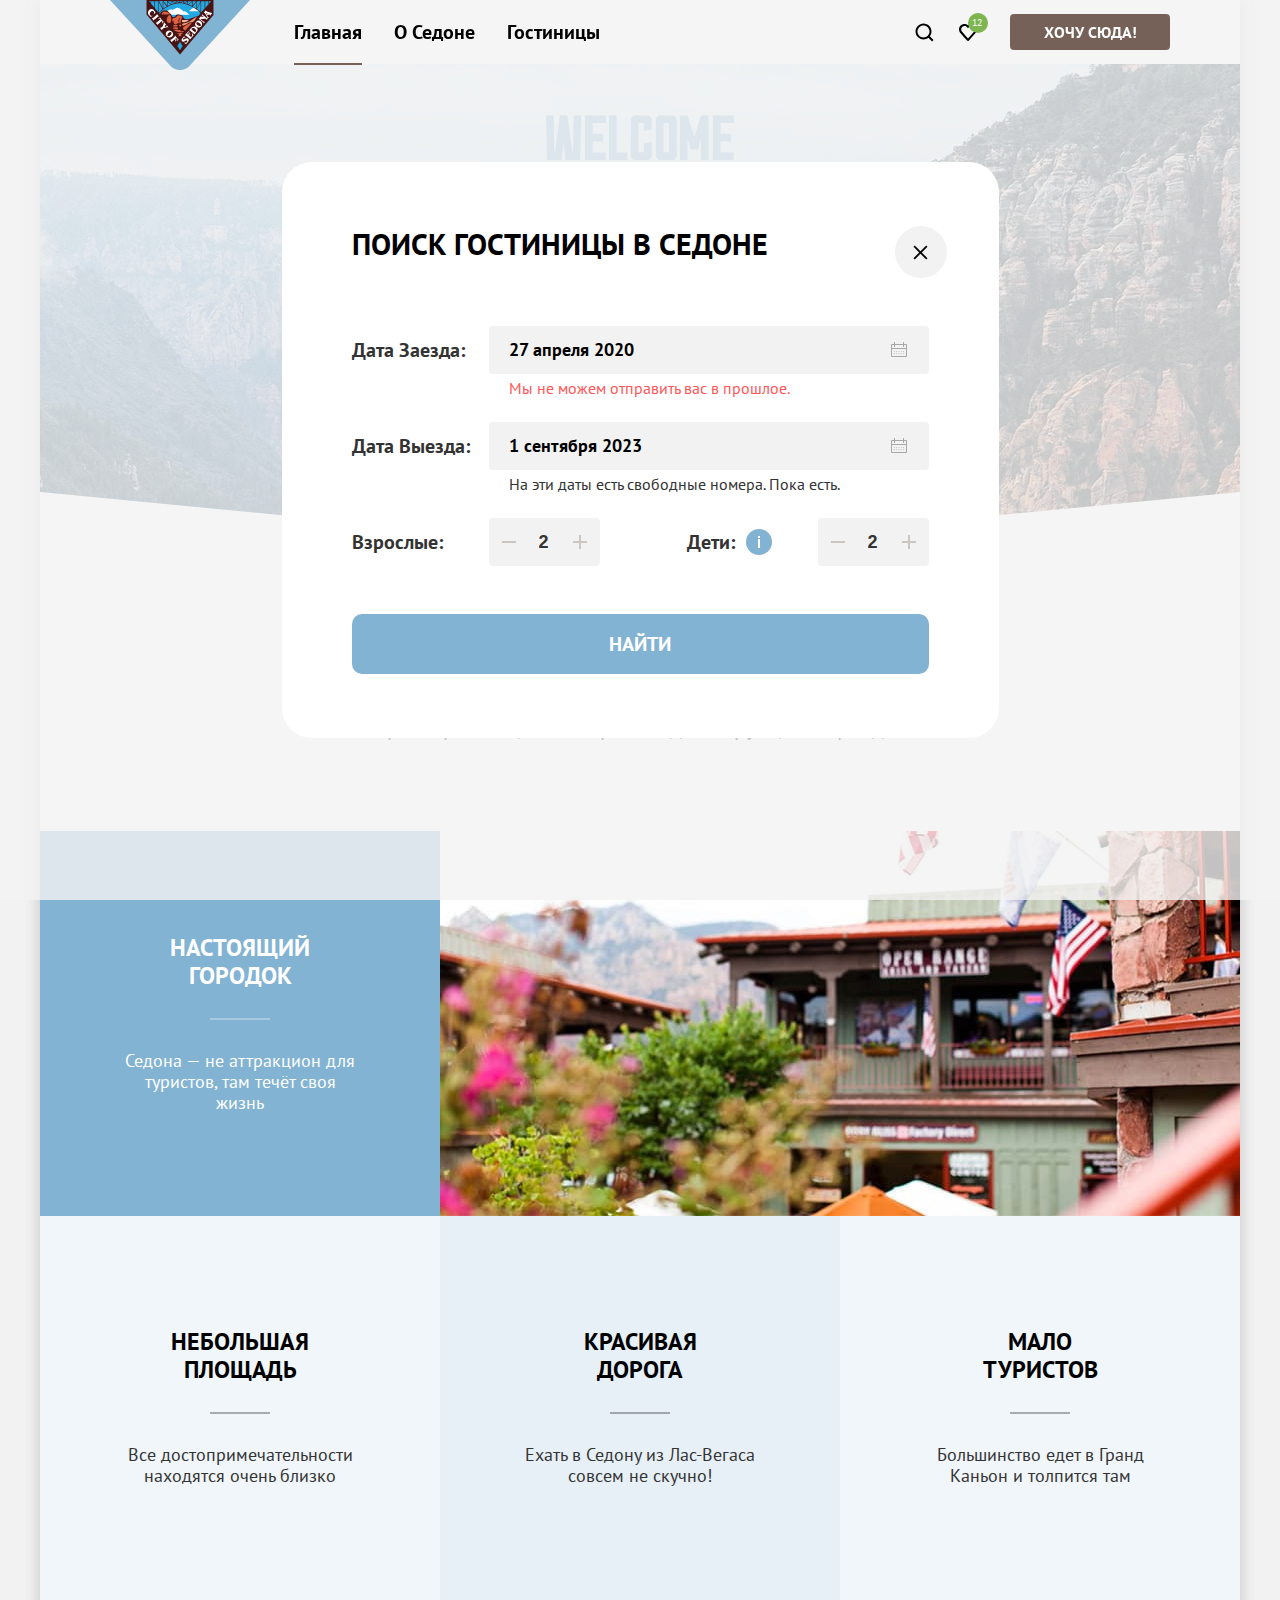
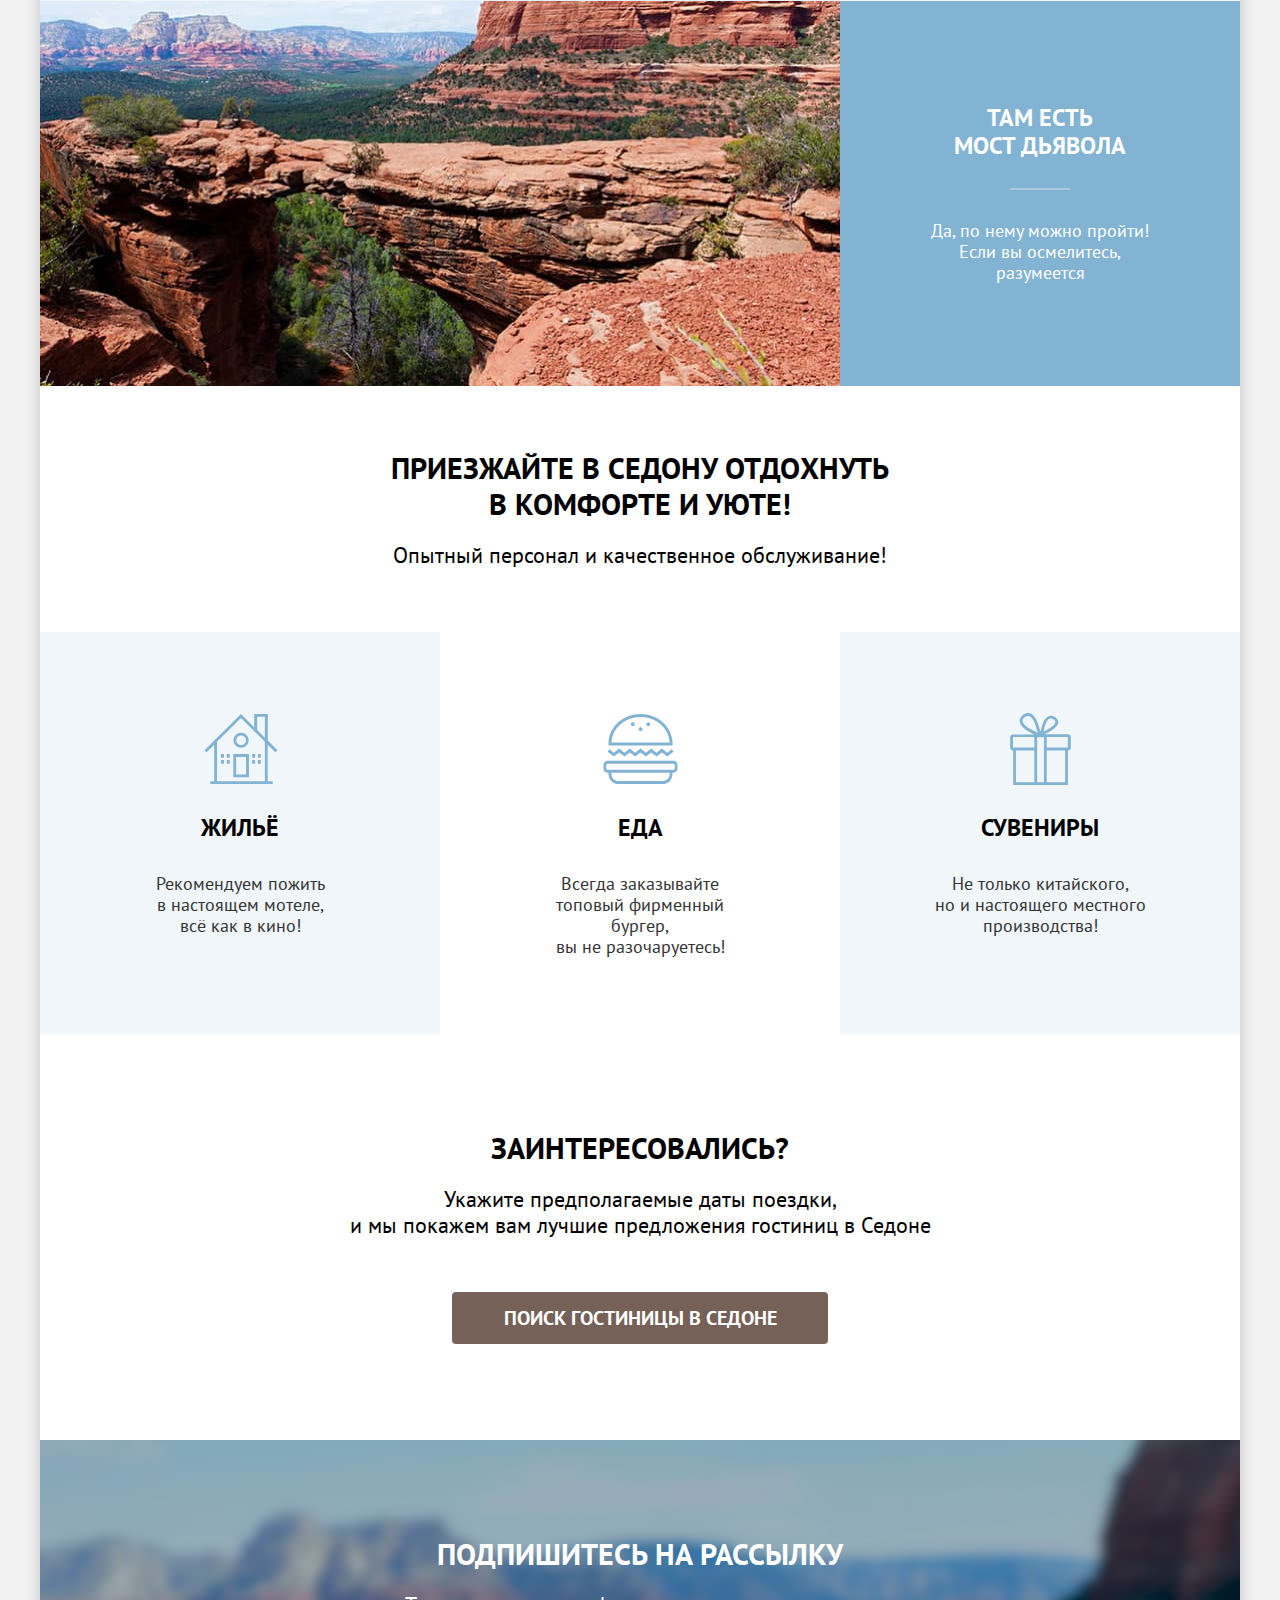
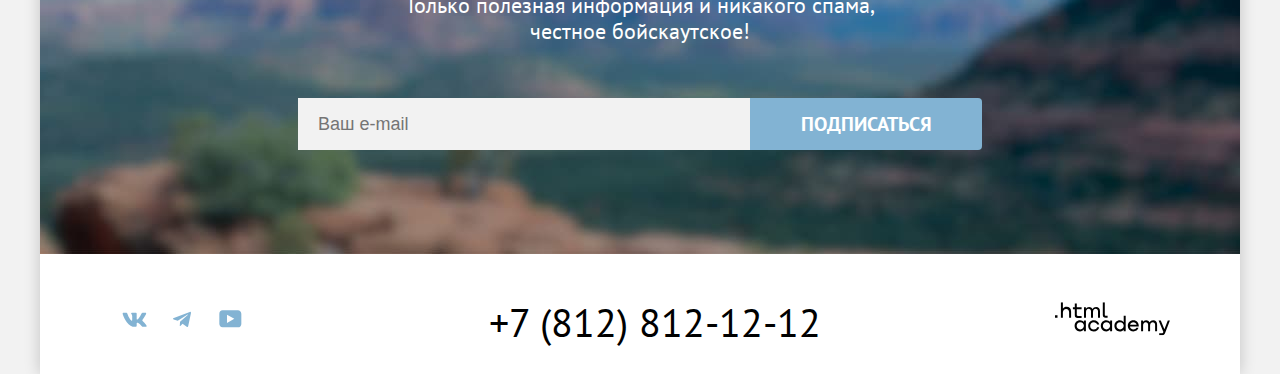
<file: modal.html>
<!DOCTYPE html>
<html lang="ru">

  <head>
    <meta charset="utf-8">
    <title>HTML Academy: Седона</title>
    <link rel="stylesheet" href="styles/styles.css">
    <link rel="icon" type="image/x-icon" href="favicon.ico">
    <link rel="icon" type="image/png" sizes="32x32" href="images/icons/favicon.png">

  </head>

  <body>
    <div class="page-container">


      <!--Шапка-->

      <header class="main-header" data-test="header">
        <div class="container">
          <nav class="navigation">
            <a class="logo" href="">
              <img class="logo-image" alt="Логотип города Седона" src="images/logo/logo.svg" width="140" height="70">
            </a>
            <ul class="nav-list">
              <li class="nav-item">
                <a class="nav-link nav-link-current" href="index.html">Главная</a>
              </li>
              <li class="nav-item">
                <a class="nav-link" href="#">О Седоне</a>
              </li>
              <li class="nav-item">
                <a class="nav-link " href="catalog.html">Гостиницы</a>
              </li>
            </ul>
            <ul class="nav-actions">
              <li class="nav-actions-item">
                <a class="nav-actions-link nav-actions-link-search" href="#">
                  <span class="visually-hidden">
                    Поиск.
                  </span>
                </a>
              </li>
              <li class="nav-actions-item">
                <a class="nav-actions-link nav-actions-link-favorite" href="#">
                  <span class="visually-hidden">
                    Избранное
                  </span>
                  <span class="number">12</span>
                </a>
              </li>
              <li class="nav-actions-item">
                <a class="button button-primary nav-button" href="#">Хочу сюда!</a>
              </li>
            </ul>
          </nav>
        </div>
      </header>

      <!--Основное-->

      <main class="main-container main-index" data-test="main">
        <section class="hero" data-test="hero">
          <h1 class="visually-hidden">Седона</h1>
          <img class="welcome-img" src="images/logo/welcome-logo.svg" width="458" height="352"
            alt="Welcome to the gorgeous Sedona because the Grand Canyon sucks!">
        </section>

        <!--Преимущества-->


        <section class="advantages" data-test="advantages">
          <header class="advantages-header">
            <h2 class="visually-hidden">Преимущества.</h2>
            <p class="subtitle-h2 subtitle-advantages">Седона — небольшой городок в Аризоне,<br>заслуживающий большего!
            </p>
            <p class="subtitle-description description-advantages">Рассмотрим причины, по которым Седона круче, чем
              Гранд-Каньон!</p>
          </header>
          <ul class="advantages-list">
            <li class="advantages-item advantages-item-wide">
              <div class="advantages-card advantages-card-primary">
                <h3 class="advantages-card-title advantages-card-title-white">Настоящий городок</h3>
                <p class="advantages-card-description advantages-card-description-white">Седона — не аттракцион для
                  туристов, там течёт своя жизнь</p>
              </div>
              <img class="advantages-img" src="images/town.jpg" alt="Вид на внутренний дворик города Седона на фоне гор"
                width="800" height="385">
            </li>
            <li class="advantages-item advantages-item-blue">
              <div class="advantages-card">
                <h3 class="advantages-card-title">Небольшая площадь</h3>
                <p class="advantages-card-description">Все достопримечательности находятся очень близко</p>
              </div>
            </li>
            <li class="advantages-item advantages-item-transparent">
              <div class="advantages-card">
                <h3 class="advantages-card-title">Красивая <br> дорога</h3>
                <p class="advantages-card-description">Ехать в Седону из Лас-Вегаса совсем не скучно!</p>
              </div>
            </li>
            <li class="advantages-item advantages-item-blue">
              <div class="advantages-card">
                <h3 class="advantages-card-title">Мало <br> туристов</h3>
                <p class="advantages-card-description">Большинство едет в Гранд Каньон и толпится там</p>
              </div>
            </li>
            <li class="advantages-item advantages-item-wide item-reverse">
              <img class="advantages-img" src="images/grand-canyon.jpg" alt="Красные горы с кустарниками" width="800"
                height="385">
              <div class="advantages-card advantages-card-primary">
                <h3 class="advantages-card-title advantages-card-title-white">Там есть <br> мост дьявола</h3>
                <p class="advantages-card-description advantages-card-description-white">Да, по нему можно пройти! Если
                  вы осмелитесь, разумеется</p>
              </div>
            </li>
          </ul>
        </section>

        <!--Рекомендации-->

        <section class="recommends" data-test="service">
          <header class="recommends-header">
            <h2 class="visually-hidden">Рекомендации</h2>
            <p class="subtitle-h2 subtitle-recommends">Приезжайте в Седону отдохнуть<br> в комфорте и уюте!</p>
            <p class="subtitle-description description-recommends">Опытный персонал и качественное обслуживание!</p>
          </header>
          <ul class="recommends-list">
            <li class="recommends-item recommends-icon recommends-item-housing">
              <h3 class="recommends-title">Жильё</h3>
              <p class="recommends-text">Рекомендуем пожить <br> в настоящем мотеле,<br>всё как в кино!</p>
            </li>
            <li class="recommends-item recommends-icon recommends-item-burger">
              <h3 class="recommends-title">Еда</h3>
              <p class="recommends-text">Всегда заказывайте <br> топовый фирменный бургер,<br> вы не разочаруетесь!</p>
            </li>
            <li class="recommends-item recommends-icon recommends-item-gift">
              <h3 class="recommends-title">Сувениры</h3>
              <p class="recommends-text">Не только китайского,<br> но и настоящего местного<br> производства!</p>
            </li>
          </ul>
        </section>

        <!--Поиск-->

        <section class="search" data-test="search">
          <h2 class="visually-hidden">Поиск гостиницы в Седоне</h2>
          <p class="subtitle-h2 subtitle-search">Заинтересовались?</p>
          <p class="subtitle-description description-search">Укажите предполагаемые даты поездки,<br> и мы покажем вам
            лучшие предложения гостиниц в Седоне</p>
          <a class="button button-primary button-search" href="catalog.html">Поиск гостиницы в Седоне</a>
        </section>

        <!--Подписка-->

        <section class="subscribe" data-test="subscribe">
          <h2 class="visually-hidden">Подписка на рассылку.</h2>
          <p class="subtitle-h3">Подпишитесь на рассылку</p>
          <p class="subscribe-text">Только полезная информация и никакого спама,<br> честное бойскаутское!</p>
          <form class="subscribe-form" action="https://echo.htmlacademy.ru/" method="post">
            <label class="visually-hidden" for="subscribe-email">E-mail</label>
            <input class="field input" placeholder="Ваш e-mail" type="email" name="subscribe-email" id="subscribe-email"
              required>
            <button class="button button-secondary subscribe-button" type="submit">Подписаться</button>
          </form>
        </section>
      </main>

      <!--Подвал-->

      <footer class="page-footer" data-test="footer">
        <div class="container">
          <ul class="social-list">
            <li class="social-item">
              <a class="social-link" href="https://vk.com/htmlacademy" rel="noreferrer noopener" target="_blank">
                <span class="visually-hidden">В контакте</span>
                <svg class="footer-icon" aria-hidden="true" focusable="false" width="25" height="15" viewBox="0 0 25 15"
                  xmlns="http://www.w3.org/2000/svg" role="img" aria-label="Логотип вконтакте">
                  <path fill-rule="evenodd" clip-rule="evenodd"
                    d="M24.116 1.804c.166-.546 0-.948-.795-.948h-2.625c-.668 0-.976.347-1.143.73 0 0-1.335 3.196-3.226 5.272-.612.602-.89.793-1.224.793-.167 0-.418-.19-.418-.738V1.804c0-.656-.184-.948-.74-.948H9.817c-.417 0-.668.304-.668.593 0 .621.946.765 1.043 2.513V7.76c0 .833-.153.984-.487.984-.89 0-3.055-3.21-4.34-6.885-.249-.715-.5-1.003-1.172-1.003H1.566c-.75 0-.9.347-.9.73 0 .682.89 4.07 4.145 8.551 2.17 3.06 5.225 4.72 8.008 4.72 1.67 0 1.875-.369 1.875-1.004V11.54c0-.737.158-.884.687-.884.39 0 1.057.192 2.615 1.667 1.78 1.75 2.073 2.533 3.075 2.533h2.625c.75 0 1.126-.368.91-1.096-.238-.724-1.088-1.775-2.215-3.022-.612-.71-1.53-1.475-1.809-1.858-.389-.49-.278-.71 0-1.147 0 0 3.2-4.426 3.533-5.929h.001Z" />
                </svg>
              </a>
            </li>
            <li class="social-item">
              <a class="social-link" href="https://t.me/htmlacademy" rel="noreferrer noopener" target="_blank">
                <span class="visually-hidden">Телеграмм</span>
                <svg class="footer-icon" aria-hidden="true" focusable="false" width="18" height="16" viewBox="0 0 18 16"
                  xmlns="http://www.w3.org/2000/svg" role="img" aria-label="Логотип телеграмм">
                  <path
                    d="M16.785.956.84 7.104C-.248 7.541-.24 8.148.64 8.42l4.094 1.277 9.472-5.976c.448-.272.857-.126.52.173l-7.673 6.925H7.05l.002.001-.283 4.22c.414 0 .597-.19.829-.414l1.988-1.934 4.136 3.055c.762.42 1.31.205 1.5-.706l2.715-12.795c.278-1.114-.425-1.618-1.153-1.29Z" />
                </svg>
              </a>
            </li>
            <li class="-social-item">
              <a class="social-link" href="https://www.youtube.com/user/htmlacademyru" rel="noreferrer noopener" target="_blank">
                <span class="visually-hidden">Youtube</span>
                <svg class="footer-icon" aria-hidden="true" focusable="false" width="23" height="18" viewBox="0 0 23 18"
                  xmlns="http://www.w3.org/2000/svg" role="img" aria-label="Логотип ютуб">
                  <path
                    d="M18.94.356H3.507C1.647.356.333 1.95.333 3.756V13.85c0 1.913 1.314 3.506 3.174 3.506H19.16c1.642 0 3.174-1.593 3.174-3.4v-10.2c-.219-1.806-1.532-3.4-3.393-3.4ZM7.995 12.894V4.819l7.333 4.037-7.333 4.038Z" />
                </svg>
              </a>
            </li>
          </ul>
          <a class="about-phone" href="tel:+78121212">+7 (812) 812-12-12</a>
          <a class="footer-copyright" href="https://htmlacademy.ru" rel="noreferrer noopener" target="_blank">
            <svg class="copyright" aria-hidden="true" focusable="false" width="115" height="34" viewBox="0 0 115 34" xmlns="http://www.w3.org/2000/svg" role="img" aria-label="Логотип разработчика сайта"><g clip-path="url(#a)" ><path d="M0 13.256v2.6h2.5v-2.6H0ZM11.6 4.856c-1.6 0-2.8.7-3.6 1.7h-.1v-6.2h-2v15.5h2v-5.3c0-2.1 1.3-3.6 3.3-3.6 1.8 0 2.9 1.4 2.9 3.2v5.7h2v-6.1c.1-3-1.8-4.9-4.5-4.9ZM26.6 5.156h-4.8v-3.7h-2v3.8h-1.9v2h1.9v6c0 1.7 1 2.7 2.7 2.7h4.1v-2h-3.7c-.7 0-1.1-.4-1.1-1.1v-5.7h4.8v-2ZM41.1 4.956c-1.6 0-2.9.8-3.5 2.1h-.1c-.6-1.2-1.8-2.1-3.4-2.1-1.4 0-2.5.8-3.1 1.8h-.1v-1.6H29v10.6h2v-5.4c0-2 1-3.5 2.6-3.5 1.5 0 2.4 1 2.4 2.6v6.3h2v-5.6c0-2.4 1.4-3.3 2.6-3.3 1.5 0 2.4 1 2.4 2.6v6.3h2v-6.5c.1-2.5-1.4-4.3-3.9-4.3ZM47.8 13.056c0 1.7 1 2.7 2.8 2.7h2v-2h-1.7c-.7 0-1.1-.4-1.1-1.1V.356h-2v12.7ZM28.9 20.056c-.9-1.1-2.2-1.8-3.9-1.8-3.1 0-5.4 2.3-5.4 5.6s2.3 5.6 5.4 5.6c1.8 0 3-.8 3.8-1.9h.1v1.6h2v-10.6h-2v1.5Zm-3.6 7.4c-2.2 0-3.6-1.6-3.6-3.6s1.4-3.6 3.6-3.6 3.6 1.6 3.6 3.6c0 1.9-1.4 3.6-3.6 3.6ZM44.2 22.356c-.5-2.4-2.6-4.1-5.4-4.1-3.4 0-5.6 2.5-5.6 5.6 0 3.1 2.2 5.6 5.6 5.6 2.8 0 4.9-1.8 5.4-4.2h-2.1c-.4 1.3-1.7 2.3-3.3 2.3-2.2 0-3.6-1.6-3.6-3.6s1.4-3.6 3.6-3.6c1.6 0 2.8 1 3.3 2.2h2.1v-.2ZM55.1 20.056c-.9-1.1-2.2-1.8-3.9-1.8-3.1 0-5.4 2.3-5.4 5.6s2.3 5.6 5.4 5.6c1.8 0 3-.8 3.8-1.9h.1v1.6h2v-10.6h-2v1.5Zm-3.6 7.4c-2.2 0-3.6-1.6-3.6-3.6s1.4-3.6 3.6-3.6 3.6 1.6 3.6 3.6c0 1.9-1.5 3.6-3.6 3.6ZM68.7 20.156c-.9-1.1-2.2-1.9-3.9-1.9-3.1 0-5.4 2.3-5.4 5.6s2.2 5.6 5.4 5.6c1.7 0 3-.8 3.8-1.8h.1v1.5h2v-15.4h-2v6.4Zm-3.6 7.3c-2.2 0-3.6-1.6-3.6-3.6s1.4-3.6 3.6-3.6 3.6 1.6 3.6 3.6c-.1 2-1.5 3.6-3.6 3.6ZM78.3 18.256c-3.3 0-5.5 2.5-5.5 5.6 0 3 2.1 5.6 5.5 5.6 2.5 0 4.5-1.3 5.2-3.6h-2.1c-.5 1-1.6 1.6-3 1.6-1.9 0-3.3-1.3-3.4-2.9h8.8c.2-3.6-2-6.3-5.5-6.3Zm0 1.9c1.7 0 3 1 3.3 2.6h-6.5c.3-1.5 1.5-2.6 3.2-2.6ZM98.2 18.256c-1.6 0-2.9.8-3.6 2h-.1c-.6-1.2-1.8-2-3.4-2-1.4 0-2.5.7-3.1 1.8v-1.5h-1.9v10.6h2v-5.4c0-2 1-3.4 2.6-3.5 1.5 0 2.4 1 2.4 2.6v6.3h2v-5.6c0-2.4 1.4-3.3 2.6-3.3 1.5 0 2.4 1 2.4 2.6v6.3h2v-6.5c.1-2.6-1.4-4.4-3.9-4.4ZM109.4 27.356l-3.6-8.9h-2.2l4.8 11.6c-.3.9-.7 1.2-1.7 1.2h-2.5v2h2.5c1.8 0 2.8-.8 3.5-2.6l4.7-12.2h-2.1l-3.4 8.9Z"/></g><defs><clipPath id="a"><path fill="#fff" transform="translate(0 .356)" d="M0 0h115v33H0z"/></clipPath></defs></svg>
          </a>
        </div>
      </footer>

      <!--Модальное окно-->

      <div class="modal-container modal-container-open" data-test="modal">
        <div class="modal modal-select-dates">
          <button class="modal-close-button" type="button">
            <span class="visually-hidden">Закрыть</span>
            <svg class="close-button" aria-hidden="true" focusable="false" width="15" height="15"
              xmlns="http://www.w3.org/2000/svg">
              <path
                d="M14.49 1.783 13.199.49 7.491 6.198 1.783.49.491 1.783 6.198 7.49.491 13.198l1.292 1.293 5.708-5.708 5.707 5.708 1.293-1.293L8.783 7.49l5.708-5.707Z" />
            </svg>
          </button>
          <section class="modal-content">
            <h2 class="modal-title">Поиск гостиницы в Седоне</h2>
            <form id="select-dates-form" class="select-dates-form" action="https://echo.htmlacademy.ru/" method="post">
              <div class="field-group">
                <label class="form-label" for="check-in-date">Дата заезда:</label>
                <div class="field-group-content">
                  <input class="input-form input-field input" type="text" id="check-in-date" name="check-in-date"
                    value="27 апреля 2020" placeholder="Укажите дату" required>
                  <p class="form-label-secondary">Мы не можем отправить вас в прошлое.</p>
                </div>
              </div>
              <div class="field-group">
                <label class="form-label" for="check-out-date">Дата выезда:</label>
                <div class="field-group-content">
                  <input class="input-form input-field input" type="text" id="check-out-date" name="check-out-date"
                    value="1 сентября 2023" placeholder="Укажите дату" required>
                  <p class="form-label-secondary label-info">На эти даты есть свободные номера. Пока есть.</p>
                </div>
              </div>
              <div class="field-group">
                <div class="field-group-item">
                  <label class="form-label" for="select-form-dates-adults">Взрослые:</label>
                  <div class="counter counter-secondary">
                    <button class="counter-button button-minus" type="button">
                      <span class="visually-hidden">-</span>
                        <svg aria-hidden="true" focusable="false" width="14" height="2" xmlns="http://www.w3.org/2000/svg"><path d="M0 0v2h14V0H0Z"/></svg>
                    </button>
                    <input class="select-guests-form input" type="number" id="select-form-dates-adults" name="adults"
                      value="2" required>
                    <button class="counter-button button-plus" type="button">
                      <span class="visually-hidden">+</span>
                      <svg aria-hidden="true" focusable="false" width="14" height="14"
                        xmlns="http://www.w3.org/2000/svg">
                        <path d="M14 6H8V0H6v6H0v2h6v6h2V8h6V6Z"/>
                      </svg>
                    </button>
                  </div>
                </div>
                <div class="field-group-item">
                  <label class="form-label label" for="select-form-dates-children"><span>Дети:</span>
                    </label>
                    <div class="tooltip">
                      <button class="tooltip-toggle" type="button" aria-labelledby="tooltip-label-number">
                      </button>
                      <span class="tooltip-text" role="tooltip" id="tooltip-label-number">Укажите количество детей,
                        которые будут с вами, возраст которых от 6 до 18 лет. Дети до 6 лет размещаются бесплатно.
                      </span>
                    </div>

                  <div class="counter">
                    <button class="counter-button button-minus" type="button">
                      <span class="visually-hidden">-</span>
                      <svg aria-hidden="true" focusable="false" width="14" height="2"
                        xmlns="http://www.w3.org/2000/svg">
                        <path d="M0 0v2h14V0H0Z"/>
                      </svg>
                    </button>
                    <input class="select-guests-form input" type="number" id="select-form-dates-children" name="children"
                      value="2" required>
                    <button class="counter-button button-plus" type="button">
                      <span class="visually-hidden">+</span>
                      <svg aria-hidden="true" focusable="false" width="14" height="14"
                        xmlns="http://www.w3.org/2000/svg">
                        <path d="M14 6H8V0H6v6H0v2h6v6h2V8h6V6Z"/>
                      </svg>
                    </button>
                  </div>
                </div>
              </div>
              <button class="button button-search-big" type="submit">Найти</button>
            </form>
          </section>
        </div>
      </div>
    </div>
  </body>
</html>
</file>
<file: styles/styles.css>
@font-face {
  font-family:"PT Sans";
  font-style: normal;
  font-weight: 400;
  src: url("../fonts/ptsans-400.woff2") format("woff2");
  font-display: swap;
}

@font-face {
  font-family: "PT Sans";
  font-style: normal;
  font-weight: 700;
  src: url("../fonts/ptsans-700.woff2") format("woff2");
  font-display: swap;
}

*,
*::before,
*::after {
  box-sizing: border-box;
}

html {
  height: 100%;
}

body {
  min-height: 100%;
  margin: 0;
  font-family: "PT Sans","Arial", sans-serif;
  font-size: 18px;
  line-height: 21px;
  color: #333333;
  background-color: #f2f2f2;
}

img {
  max-width: 100%;
  height: auto;
}

.visually-hidden {
  position: absolute;
  width: 1px;
  height: 1px;
  margin: -1px;
  padding: 0;
  border: 0;
  clip: rect(0 0 0 0 );
  overflow: hidden;
}

.page-container {
  display: flex;
  flex-direction: column;
  width: 1200px;
  margin: 0 auto;
  background-color: #ffffff;
  box-shadow: 0 0 15px 0 rgba(0, 0, 0, 0.2);
}

.container {
  width: 100%;
  max-width: 1060px;
  padding: 0;
  margin: 0 auto;
}

.button {
  display: inline-block;
  font-family: inherit;
  font-size: 16px;
  line-height: 20px;
  font-weight: 700;
  text-align: center;
  text-transform: uppercase;
  text-decoration: none;
  border: none;
  margin: 0;
  padding: 8px 15px;
  min-height: 36px;
  border-radius: 4px;
  color: #ffffff;
  cursor: pointer;
}

.button-primary {
  background-color: #756157;
}

.button-primary:hover,
.button-primary:focus-visible {
  background-color: #615048;
}

.button-primary:active {
  background-color: #756157;
  color: rgba(255, 255, 255, 0.3);
}

.button-primary:disabled,
.button-secondary:disabled,
.card-button-favorite:disabled {
  background-color: #e5e5e5;
  color: #fff;
  pointer-events: none;
}

.button-secondary {
  background-color: #82B3D3;
}

.button-secondary:hover,
.button-secondary:focus-visible,
.button-search-big:hover,
.button-search-big:focus-visible,
.button-search-big:active {
  background-color: #68a2ca;
}

.button-search-big:active {
 color: rgba(255, 255, 255, 0.3);
}

.button-secondary:active {
  background-color: #82B3D3;
  color: rgba(255, 255, 255, 0.3);
}

.card-button-favorite:hover,
.card-button-favorite:focus {
  background-color: #6c9e42;
}

.card-button-favorite:active {
 background-color: #7db54f;
 color: rgba(255, 255, 255, 0.3);
}

.button-reset:hover,
.button-reset:active,
.button-reset:disabled {
  background-color: transparent;
  outline: none;
}

.button-reset:hover {
  color: rgba(255, 255, 255, 0.6);
}
.button-reset:focus-visible {
  background-color: transparent;
  color: #ffffff;
  outline: 3px solid #83b3d3;
}

.button-reset:active {
  color: rgba(255, 255, 255, 0.3);
}

.button-reset:disabled {
  opacity: 0.1;
  pointer-events: none;
}

.button-search-big:disabled {
  opacity: 0.1;
  pointer-events: none;
}
.input:disabled {
  opacity: 0.1;
  pointer-events: none;
}

.counter-button:disabled {
  opacity: 0.1;
  pointer-events: none;
}

 /* Pages */

.main-header {
  color: #000000;
  margin-bottom: -6px;
  z-index: 2;

}

.navigation {
  display:flex;
}

.logo {
  display: block;
  width: 140px;
  margin-right: 28px;
}

.logo-image {
  vertical-align: middle;
}

.nav-list {
  display: flex;
  flex-wrap: wrap;
  padding: 0;
  margin: 0;
  list-style-type: none;
  flex-grow: 1;
}

.nav-link {
  position: relative;
  display: block;
  padding: 20px 16px;
  font-size: 20px;
  line-height: 24px;
  font-weight: 700;
  text-decoration: none;
  color: inherit;
  text-align: center;
}

.nav-link:hover {
  color: #756157;
}

.nav-link-current:before {
  position: absolute;
  bottom: -1px;
  right: 16px;
  left: 16px;
  height: 2px;
  background-color: #756257;
  content: "";
}

.nav-actions {
  display: flex;
  flex-wrap: wrap;
  margin: 0;
  padding: 0;
  list-style: none;
}

.nav-actions-link {
  display: block;
  min-width: 44px;
  height: 64px;
  padding: 22px 12px;
  text-decoration: none;
  color: inherit;
  background-position: center;
  background-repeat: no-repeat;
  background-size: 20px 20px;
}

.nav-actions-link:hover {
  opacity: 0.3;
}
.nav-actions-link-search {
  background-image: url("../images/icons/search.svg");
}

.nav-actions-link-favorite {
  position: relative;
  background-image: url("../images/icons/heart.svg");
}

.number {
  position: absolute;
  min-width: 20px;
  min-height: 20px;
  border-radius: 100vw;
  background-color: #7db54f;
  left: 49%;
  top: 20%;
  color: #ffffff;
  font-family: inherit;
  font-size: 10px;
  font-weight: normal;
  line-height: 10px;
  padding: 5px 4px;
}

.nav-button {
  min-width: 160px;
  margin: 14px 0 14px 20px;
}

.main-container {
  flex-grow: 1;
}

.main-index {
  color:#000000;
  background-color: #ffffff;
}

.hero {
  background-image: url("../images/background-hero-underpart.svg"), url("../images/index-background.jpg");
  background-size: 1200px  auto, cover;
  background-position: center bottom, center;
  background-color: #c2ccd3;
  padding: 51px 70px 82px 70px;
  background-repeat: no-repeat;
  color: #ffffff;
}

.welcome-img {
  display: block;
  margin: 0 auto;
}
.advantages-header {
  margin: 0 auto 21px;
  padding: 69px;
  text-align: center;
  background-color: #ffffff;
}

.subtitle-h2 {
  font-size: 30px;
  line-height: 36px;
  font-weight: 700;
  text-transform: uppercase;
  color: #000000;
}

.subtitle-advantages {
  min-width: 620px;
  margin: 0 0 25px;
}

.subtitle-description {
  font-size: 22px;
  line-height: 26px;
  font-weight: 400;
}

.description-advantages {
  min-width: 651px;
  margin: 0 auto;
}

.advantages-list {
  display: flex;
  flex-wrap: wrap;
  margin: 0;
  padding-left: 0;
  list-style-type: none;
}

.advantages-item {
  display: flex;
  width: 400px;
  min-height: 385px;
  text-align: center;
  background-color: #82B3D3;
}

.advantages-item-wide {
  display: flex;
  align-items: center;
  flex-basis: 100%;
  max-width: 100%;
  background-color: #82B3D3;
}

.advantages-card {
  display: flex;
  flex-direction: column;
  padding: 112px 85px;
}
.advantages-card-primary {
  padding: 102px 85px;
}
.advantages-card-title {
  position: relative;
  margin: 0 0 30px;
  padding-bottom: 30px;
  font-size: 24px;
  line-height: 28px;
  font-weight: 700;
  text-transform: uppercase;
  text-align: center;
  color: #000000;
}

.advantages-card-title-white {
  color: #ffffff;
}

.advantages-card-title:after {
  position: absolute;
  order: 2;
  bottom: 0;
  width: 60px;
  left: 50%;
  height: 2px;
  content: "";
  background-color: rgba(0, 0, 0, 0.3);
  transform: translateX(-50%);
}

.advantages-card-title-white:after {
 background-color: rgba(255, 255, 255, 0.3);
}

.advantages-card-description {
  margin: 0;
  font-size: 18px;
  line-height: 21px;
  font-weight: 400;
  color: #333333;
}

.advantages-card-description-white {
  color: #ffffff;
}

.advantages-img {
  vertical-align: middle;
}

.advantages-item-blue {
  background-color: rgba(131, 179, 211, 0.12);
}

.advantages-item-transparent {
  background-color: rgba(131, 179, 211, 0.2);
}

.recommends-header {
  padding: 64px;
  margin: 0 auto;
  text-align: center;
  background-color: #ffffff;
}

.subtitle-recommends {
  min-width: 505px;
  margin: 0 auto 20px;
}

.description-recommends {
  min-width: 490px;
  margin: 0 auto;
}

.recommends-list {
  display: flex;
  flex-wrap: wrap;
  margin: 0;
  padding: 0;
  text-align: center;
  list-style-type: none;
}

.recommends-item {
  min-width: 400px;
  min-height: 385px;
  padding: 81px 85px 77px 85px;
}

.recommends-item:nth-child(odd) {
  background-color: rgba(131, 179, 211, 0.12);
}

.recommends-item-burger:nth-last-child(even) {
  background-color: #ffffff;
}

.recommends-icon:before {
  display: inline-block;
  content: "";
  background-repeat: no-repeat;
  background-position: center;
  height: 72px;
  width: 75px;
  background-size: contain;
  margin: 0 auto 25px;
}

.recommends-item-housing:before {
  background-image: url("../images/icons/house-icon.svg");
}

.recommends-item-burger:before {
  background-image: url("../images/icons/food.svg");
}

.recommends-item-gift:before {
  background-image: url("../images/icons/gift.svg");
}

.recommends-title {
  margin: 0 auto 31px;
  font-size: 24px;
  line-height: 28px;
  font-weight: 700;
  text-transform: uppercase;
}

.recommends-text {
  width: 230px;
  margin: 0;
  font-size: 18px;
  line-height: 21px;
  font-weight: 400;
  color: #333333;
}

.search {
  padding: 96px 10px;
  margin: 0 auto;
  text-align: center;
  background-color: #ffffff;
}
.subtitle-search {
  margin: 0 auto 20px;
}

.description-search {
  margin: 0 auto 54px;
}

.button-search {
  min-width: 376px;
  margin: 0 auto;
  min-height: 52px;
  font-size: 20px;
  line-height: 36px;
}

.subscribe {
  padding: 96px 20px 104px;
  text-align: center;
  background-color: #c2ccd3;
  background-image: url("../images/background-subscribe.jpg");
  background-repeat: no-repeat;
  background-size: 100% auto;
  color: #ffffff;
}

.subscribe-secondary {
  background-image: none;
  text-align: center;
  color: #000000;
  background-color: #ffffff;
}

.subtitle-h3 {
  margin: 0 auto 20px;
  font-size: 30px;
  line-height: 36px;
  font-weight: 700;
  text-align: center;
  text-transform: uppercase;
}

.subscribe-text {
  margin: 0 auto 54px;
  font-size: 22px;
  line-height: 26px;
  font-weight: normal;
}

.subscribe-form {
  display: flex;
  justify-content: center;
  max-width: 684px;
  margin: 0 auto;
  padding: 0;
}

.field {
  padding: 14px 20px;
  font-size: 18px;
  line-height: 24px;
  width: 100%;
  background-color:  #f2f2f2;
  border: none;
}

.field:focus {
  background-color: #e6e6e6;
  outline: 3px solid  #83B3D3;
}

.field:hover {
  background-color: #e6e6e6;
}

.field:active {
  background-color: #f2f2f2;
}

.subscribe-email {
 flex-grow: 1;
}

.subscribe-button {
  min-height: 52px;
  font-size: 20px;
  line-height: 36px;
  border-top-left-radius: 0;
  border-bottom-left-radius: 0;
  min-width: 232px;
}

.page-footer {
  padding-top: 40px;
  padding-bottom: 30px;
  color:#000000;
}

.page-footer .container {
  display: flex;
  justify-content: space-between;
}

.social-list {
  display: flex;
  flex-wrap: wrap;
  padding: 0;
  margin: 0;
  list-style-type: none;
}

.social-link  {
  display:flex;
  min-width: 48px;
  min-height: 40px;
  margin: 5px 0;
  align-items: center;
  justify-content: center;
}

.social-link .footer-icon {
  fill: #83B3D3;
}

.social-link:hover .footer-icon,
.social-link:focus .footer-icon {
  fill: #68A2CA;
}

.social-link:active .footer-icon {
  fill: rgba(104, 162, 202, 0.3);
}

.about-phone {
  display: flex;
  margin: 0;
  padding: 5px 0 0;
  font-size: 40px;
  line-height: 40px;
  font-weight: normal;
  text-transform: uppercase;
  align-items: center;
  justify-content: center;
  text-decoration: none;
  color: inherit;
}

.about-phone:hover,
.about-phone:focus {
  color: #756157;
}

.about-phone:active {
  color: #756157;
  opacity: 0.3;
}

.footer-copyright {
  display: block;
  padding: 8px 0 0;
  margin: 0;
  text-decoration: none;
  color: #000000;
}

.footer-copyright:hover .copyright,
.footer-copyright:focus .copyright {
  fill: #756157;
}

.footer-copyright:active .copyright {
  fill: rgba(117, 97, 87, 0.3);
}

.modal-container {
  position: fixed;
  top: 0;
  left: 0;
  display: flex;
  width: 100%;
  height: 100%;
  background-color: rgba(242, 242, 242, 0.8);
}

.modal-form-closed {
  display: none;
}

.modal {
  position: relative;
  margin: auto;
  padding: 64px 70px;
  background-color: #ffffff;
}

.modal-select-dates {
  display: flex;
  flex-direction: column;
  width: 717px;
  border-radius: 30px;
}

.modal-title {
  margin: 0 0 64px;
  font-family: inherit;
  font-size: 30px;
  line-height: 36px;
  font-weight: 700;
  text-transform: uppercase;
  color: #000000;
  min-width: 413px;
}

.field-group {
  display: flex;
  justify-content: space-between;
}

.form-label {
  display: flex;
  font-size: 20px;
  line-height: 24px;
  font-weight: 700;
  color: inherit;
  text-transform: capitalize;
  padding: 12px 0;
  width: 137px;
}

.label {
  width: 49px;
  margin-right: 10px;
}

.form-label-secondary {
  display: block;
  font-size: 16px;
  line-height: 21px;
  font-weight: normal;
  color: #FF5757;
  margin: 4px 0 0;
  padding: 0 20px;
}

.field-group-content {
  width: calc(100% - 137px);
  margin-bottom: 23px;
}

.field-group:active .input-field {
  background-color: #f2f2f2;
}

.field-group:hover .input-field {
  background-color: #e6e6e6;
}

.field-group:focus .input-field {
  background-color: #e6e6e6;
  outline: 3px solid #83B3D3;
}

.input-field:focus-visible {
  outline: 3px solid #83B3D3;
}

.label-info {
  color: #333333;
  min-width: 371px;
}

.select-dates-form .input-form {
  background-image: url("../images/icons/calendar.svg");
  content: "";
  background-repeat: no-repeat;
  background-position: center right 20px;
  padding: 12px 24px 12px 20px;
  width: 440px;
}

.field-group .input-field {
  font-family: inherit;
  font-size: 18px;
  line-height: 24px;
  font-weight: 700;
  color: #000000;
  border-radius: 4px;
  background-color: #f2f2f2;
  border: none;
}

.select-guests-form {
  width: 31px;
  height: 48px;
  padding: 14px 10px;
  border: none;
  background-color: #f2f2f2;
  font-size: 18px;
  font-weight: 700;
  line-height: 20px;
  color: inherit;
}

.select-guests-form:focus-visible {
  outline-color: #82B3D3;
}

.counter-button {
  display: flex;
  align-items: center;
  font-family: inherit;
  width: 40px;
  height: 48px;
  padding: 14px 13px;
  border: none;
  cursor: pointer;
  background-color: #f2f2f2;
  fill: rgba(117, 97, 87, 0.3);

}

.counter-button:focus-visible {
  outline: 3px solid #82B3D3;
  background-color: #e6e6e6;
}

.counter-button:hover {
  background-color: #e6e6e6;
}

.counter-button:active {
  background-color: #f2f2f2;
}

.button-minus {
  border-bottom-left-radius: 4px;
  border-top-left-radius: 4px;
  fill: rgba(117, 97, 87, 0.3);
}

.button-plus {
  border-bottom-right-radius: 4px;
  border-top-right-radius: 4px;
  fill: rgba(117, 97, 87, 0.3);
}

.button-plus:hover,
.button-plus:focus,
.button-minus:hover,
.button-minus:focus {
  fill: #000000;
}

.button-plus:active,
.button-minus:active {
  fill: rgba(117, 97, 87, 0.3);
}

.select-guests-form[type="number"] {
  -moz-appearance: textfield;
}

.select-guests-form::-webkit-outer-spin-button,
.select-guests-form::-webkit-inner-spin-button {
  appearance: none;
  margin: 0;
}

.counter {
  display: flex;
}

.counter-secondary {
  margin-right: 85px;
}

.field-group-item {
  display: flex;
  justify-content: space-between;
}

.tooltip {
  position: relative;
  margin: 0 46px 0 0;
  top: 11px;
}

.tooltip-toggle {
  border:none;
  padding: 0;
  margin: 0;
  display: block;
  width: 26px;
  height: 26px;
  background-color:  #83B3D3;
  background-image: url("../images/icons/tooltip-icon.svg");
  background-repeat: no-repeat;
  background-position: center;
  border-radius: 50%;
}

.tooltip-text:after {
  position: absolute;
  content: '';
  background-image: url("../images/icons/arrow-tooltip.svg");
  width: 19px;
  height: 9px;
  bottom: 100%;
  left: 0;
  right: 0;
  margin: 0 auto;
}

.tooltip-text {
  position: absolute;
  background-color: #333333;
  color: #ffffff;
  font-size: 16px;
  line-height: 20px;
  font-weight: normal;
  text-transform: none;
  display: none;
  padding: 22px 19px 10px 21px;
  border-radius: 10px;
  min-height: 143px;
  min-width: 256px;
  top: 40px;
  left: 50%;
  transform: translateX(-50%);
}

.tooltip-toggle:hover + .tooltip-text,
.tooltip-toggle:focus + .tooltip-text {
  display: block;
}

.modal-close-button {
  position: absolute;
  width: 52px;
  height: 52px;
  border-radius: 50%;
  background-color: #f2f2f2;
  border: none;
  cursor: pointer;
  padding: 0;
  right: 52px;
}

.close-button {
  position: absolute;
  content: "";
  top: 19px;
  left: 18px;
  fill: #000000;
}

.modal-close-button::before {
  transform: rotate(45deg);
}

.modal-close-button:after {
  transform: rotate(-45deg);
}

.modal-close-button:hover {
  background-color: #e6e6e6;
}

.modal-close-button:focus {
  background-color: #e6e6e6;
  outline: 3px solid #83B3D3;
}

.modal-close-button:active {
  background-color: #e6e6e6;
  outline: none;
  color: #000000;
  opacity: 0.3;
}

.button-search-big {
  width: 577px;
  height: 60px;
  margin: 48px auto 0;
  font-size: 20px;
  line-height: 24px;
  background-color: #83B3D3;
  color: #ffffff;
  border-radius: 10px;
}

.inner-header {
  padding: 35px 0 70px;
  margin: 0 auto;
  background-color: #c2ccd3;
  background-image: url("../images/background-catalog.jpg");
  background-repeat: no-repeat;
  background-size: 100% auto;
}

.inner-header-title {
  margin: 0 0 8px;
  font-size: 60px;
  line-height: 78px;
  font-weight: 700;
  color: #ffffff;
}

.breadcrumbs {
  display: flex;
  flex-wrap: wrap;
  padding: 0;
  margin: 0 0 40px;
  list-style-type: none;
  color: #ffffff;
  gap: 28px;
}

.breadcrumbs-link:hover,
.breadcrumbs-link-home:hover {
  color: rgba(255, 255, 255, 0.6);
}

.breadcrumbs-link:focus,
.breadcrumbs-link-home:focus {
  color: #ffffff;
}

.breadcrumbs-link:active,
.breadcrumbs-link-home:active {
  color: rgba(255, 255, 255, 0.3);
}

.breadcrumbs-link {
  display: block;
  text-decoration: none;
  color: inherit;
}

.breadcrumbs-item {
  position: relative;
}

.breadcrumbs-link-home {
  fill: #fff;
}

.breadcrumbs-item:not(:last-child)::after {
  position: absolute;
  content: "";
  background-image: url("../images/icons/breadcrumbs.svg");
  top: 2px;
  right: -18px;
  width: 8px;
  height: 20px;
  background-size: contain;
  background-repeat: no-repeat;
}

.filter {
  display:flex;
  justify-content: space-between;
  border: none;
}

.filter-group {
  padding: 0;
  min-width: 151px;
  min-height: 157px;
  margin: 0 70px 0 0;
  border: none;
}

.filter-title-h2 {
  font-size: 20px;
  line-height: 24px;
  font-weight: 700;
  text-transform: capitalize;
  margin-bottom: 32px;
  color: #ffffff;
}

.filter-list {
  padding: 0;
  margin: 0;
  list-style-type: none;
}

.filter-item:not(:last-child) {
  margin-bottom:  16px;
}

.checkbox,
.radio {
  position: relative;
  display: block;
  cursor: pointer;
}

.control-mark {
  position: absolute;
  width: 20px;
  height: 20px;
  border-radius: 4px;
  background-color:  rgba(255, 255, 255, 1);
}

.checkbox:hover,
.radio:hover {
  opacity: 0.6;
}

.checkbox:has(.checkbox-input:disabled),
.radio:has(.radio-input:disabled) {
  opacity: 0.3;
  pointer-events: none;
}

.checkbox:focus .control-mark,
.radio:focus .control-mark {
  background-color: rgba(255, 255, 255, 1);
}

.checkbox:active .control-mark,
.radio:active .control-mark {
  background-color: rgba(255, 255, 255, 0.3);
}

.checkbox-input[type="checkbox"]:checked + .control-mark::after {
  position: absolute;
  content: "";
  background-image: url("../images/icons/mark-icon.svg");
  background-repeat: no-repeat;
  width: 12px;
  height: 10px;
  background-size: contain;
  left: 20%;
  bottom: 20%;
}

.checkbox-label,
.radio-label {
  color: #ffffff;
  font-size: 18px;
  line-height: 23px;
  font-weight: normal;
  padding-left: 36px;
}

.checkbox-input[type="checkbox"]:focus-visible + .control-mark {
  outline: 3px solid #83B3D3;
}

.checkbox:hover .checkbox-label,
.radio:hover .radio-label {
  color: rgba(255, 255, 255, 0.6);
}

.checkbox:focus .checkbox-label,
.radio:focus .radio-label {
  color: rgba(255, 255, 255, 1);
}

.checkbox:active .checkbox-label,
.radio:active .radio-label {
  color: rgba(255, 255, 255, 0.3);
}

.filter-group-secondary {
  display: flex;
  margin-right: 141px;
}

.radio-input[type="radio"] + .control-mark {
  border-radius: 50%;
}

.radio-input[type="radio"]:checked + .control-mark:after {
  position: absolute;
  content: "";
  background-color: #3e5f72;
  width: 10px;
  height: 10px;
  top: 25%;
  left: 25%;
  border-radius: 50%;
}

.radio-input[type="radio"]:focus-visible + .control-mark {
  outline: 3px solid #83B3D3;
}

.catalog-filter-group  {
  margin: 0 70px 0 0;
  padding: 0;
  border: none;
}

.filter-range {
  display: flex;
  justify-content: space-between;
  margin-bottom: 42px;
  gap: 2px;
}

.filter-range-control {
  position: relative;
  display: flex;
}

.range-input {
  position: relative;
  font: inherit;
  padding: 8px 10px 8px 20px;
  width: 143px;
  height: 48px;
  border-radius: 4px 0 0 4px;
  font-weight: 700;
  color: #000000;
  background-color: #f2f2f2;
  border: none;
  appearance: textfield;
}

.range-input-secondary {
  border-radius: 0 4px 4px 0;
}

.range-input::-webkit-outer-spin-button,
.range-input::-webkit-inner-spin-button {
  appearance: none;
  margin: 0;
}

.range-input:hover,
.range-input:focus {
  background-color: #e6e6e6;
}

.range-input:focus {
  outline: 3px solid #83B3D3;
}

.min-interval,
.max-interval {
  position: absolute;
  top: 25%;
  transform: translateX(-50%);
  opacity: 0.3;
  right: 12px;
}

.range-scale {
  position: relative;
  height: 4px;
  background-color: rgba(255, 255, 255, 0.3);
}

.range-bar {
  position: absolute;
  background-color: #ffffff;
  width: 78.47%;
  height: 100%;
  right: 26px;
  left:0;
}

.filter-range-toggle {
  position: absolute;
  height: 20px;
  width: 20px;
  background-color: #ffffff;
  border-radius: 5px;
  cursor: pointer;
}

.filter-range-toggle:hover {
  background-color: #ffffff;
  box-shadow: 0 4px 10px 0 rgba(0, 0, 0, 0.25);
}

.filter-range-toggle:active {
  background-color: #ffffff;
  outline: 2px solid #83b3d3;
  box-shadow: 0 7px 15px 0 rgba(0, 0, 0, 0.4);
}

.filter-range-toggle:focus-visible {
  background-color: #ffffff;
  outline: 3px solid #83b3d3;
  box-shadow: 0 4px 10px 0 rgba(0, 0, 0, 0.25);
}

.toggle-min {
  top: -8px;
  left: -2px;
  border: none;
}

.toggle-max {
  top: -8px;
  right: 61px;
  border: none;
}

.filter-buttons {
  padding-top: 56px;
}

.button-submit {
  min-width: 191px;
  margin-bottom: 32px;
}

.button-reset {
  min-width: 191px;
  background-color: transparent;
}

.catalog-header {
  display: flex;
  flex-wrap: wrap;
  justify-content: space-between;
  padding-top: 50px;
  margin: 0 0 40px;
  color:#333333;
  background-color: #ffffff;
  gap: 70px;
}

.catalog-title {
  flex-grow: 1;
  margin: 0;
  padding: 6px 0;
  font-size: 30px;
  line-height: 36px;
  font-weight: 700;
  text-transform: uppercase;
  background-color: inherit;
}

.sorting-container {
  display: flex;
}

.select-control {
  font-family: inherit;
  font-size: 18px;
  line-height: 21px;
  font-weight: normal;
  padding: 8px 25px 8px 20px;
  min-height: 49px;
  border: 2px solid #e5e5e5;
  border-radius: 4px;
  width: 292px;
  background-image: url("../images/icons/arrow.svg");
  background-repeat: no-repeat;
  background-position: right 20px center;
  content: "";
  appearance: none;
  cursor: pointer;
  background-color: #ffffff;
}

.select-control:hover {
  border: 2px solid #68A2CA;
}

.select-control:focus-visible {
  outline: 2px solid #68A2CA;
}

.select-control:disabled {
  border-color: rgba(0, 0, 0, 0.3);
}

.button-view {
  position:relative;
  display: block;
  width: 48px;
  height: 48px;
  margin-right: 8px;
  border: 2px solid rgba(229, 229, 229, 1);
  border-radius: 4px;
}

.sorting-container .button-view:last-child {
  margin-right: 0;
}

.button-view-current {
  border-color:  #000000;
}

.button-view:hover,
.button-view:active {
  border-color:  #000000;
}

.button-view:focus-visible {
  outline-color: #68a2c2;
}

.sorting-cards {
  position: absolute;
  top: 0;
  right: 0;
  bottom: 0;
  left: 0;
  color: #000000;
  margin: auto;
}

.catalog-item {
  margin: 0;
  padding: 19px;
  border: 1px solid rgba(230, 230, 230, 1);
  border-radius: 4px;
}

.catalog-list {
  display: grid;
  grid-template-columns: repeat(3, 340px);
  gap: 20px;
  padding: 0;
  margin: 0;
  list-style-type: none;
}

.product-card {
  display: grid;
  grid-template-rows: 212px min-content auto min-content min-content;
  grid-template-columns: repeat(2, 140px);
  column-gap: 20px;
  row-gap: 16px;
}

.product-card-link {
  grid-column: 1/3;
  grid-row: 1 / 2;
  text-decoration: none;
}

.card-img {
  vertical-align: middle;
}

.product-card-title-link {
  grid-column: 1/3;
  grid-row: 2 / 3;
  text-decoration: none;
}

.card-title {
  font-size: 24px;
  line-height: 28px;
  font-weight: 700;
  color:#000000;
  margin: 0;
}

.product-card-text {
  grid-column: 1/2;
  grid-row: 3 / 4;
  font-weight: normal;
  color: inherit;
  margin: 0;
}

.product-card-text-price {
  grid-column: 2 / 3;
  grid-row: 3 / 4;
  justify-self: end;
  margin: 0;
}

.card-button {
  width: 140px;
  grid-row: 4 / 5;
  grid-column: 1 / 2;
}

.card-button-favorite {
  background-color: #7db54f;
  grid-row: 4 / 5;
  grid-column: 2 / 3;
  justify-self: end;
}

.card-button-next {
  width: 140px;
  grid-row: 4 / 5;
  grid-column: 2 / 3;
  justify-self: end;
}

.product-card-stars {
  grid-column: 1 / 2;
  grid-row: 5 / 6;
  margin:0;
  padding: 10px 0;
}

.product-card-stars:before {
  background-image: url("../images/icons/star.svg");
  content: "";
  display: block;
  width: 140px;
  height: 17px;
  background-size: contain;
  background-repeat: space no-repeat;
}

.star-4:before {
  width: 86px;
}

.star-3:before {
  width: 66px;
}

.star-2:before {
  width: 42px;
}

.hotel-rating {
  width: 140px;
  font-size: 16px;
  line-height: 20px;
  font-weight: normal;
  text-transform: uppercase;
  text-align: center;
  color: #333333;
  background-color:  #f2f2f2;
  grid-column: 2 / 3;
  grid-row: 5 / 6;
  margin: 0;
  border-radius: 4px;
  padding: 8px 15px;
}

.pagination {
  position: relative;
  display: flex;
  flex-wrap: wrap;
  margin: 40px 0 0;
  padding: 40px 0 60px;
  list-style-type: none;
  gap: 8px;
  border-top: 1px solid  #e6e6e6;
}

.pagination-link {
  display: flex;
  border-radius: 4px;
  min-width: 60px;
  min-height: 60px;
  font-size: 20px;
  line-height: 36px;
  font-weight: 700;
  color: #ffffff;
  background-color: #83B3D3;
  text-decoration: none;
  align-items: center;
  justify-content: center;
}

.pagination-current {
  background-color: #f2f2f2;
  color: #000000;
}

.pagination-link-clear {
  color: #000000;
  background-color: #ffffff;
}

.pagination-link:hover,
.pagination-link:focus-visible {
  background-color: #68A2CA;
  border: 1px solid #62b3d3;
}

.pagination-link:active :not(.pagination-current),
.pagination-link:active :not(.pagination-clear) {
  background-color: #82B3D3;
  color: rgba(255, 255, 255, 0.3);
}

.pagination-current:hover,
.pagination-current:focus,
.pagination-current:active {
  background-color: #f2f2f2;
  border:none;
}

.pagination-link-clear:hover,
.pagination-link-clear:focus,
.pagination-link-clear:active {
  background-color: #ffffff;
}
</file>
